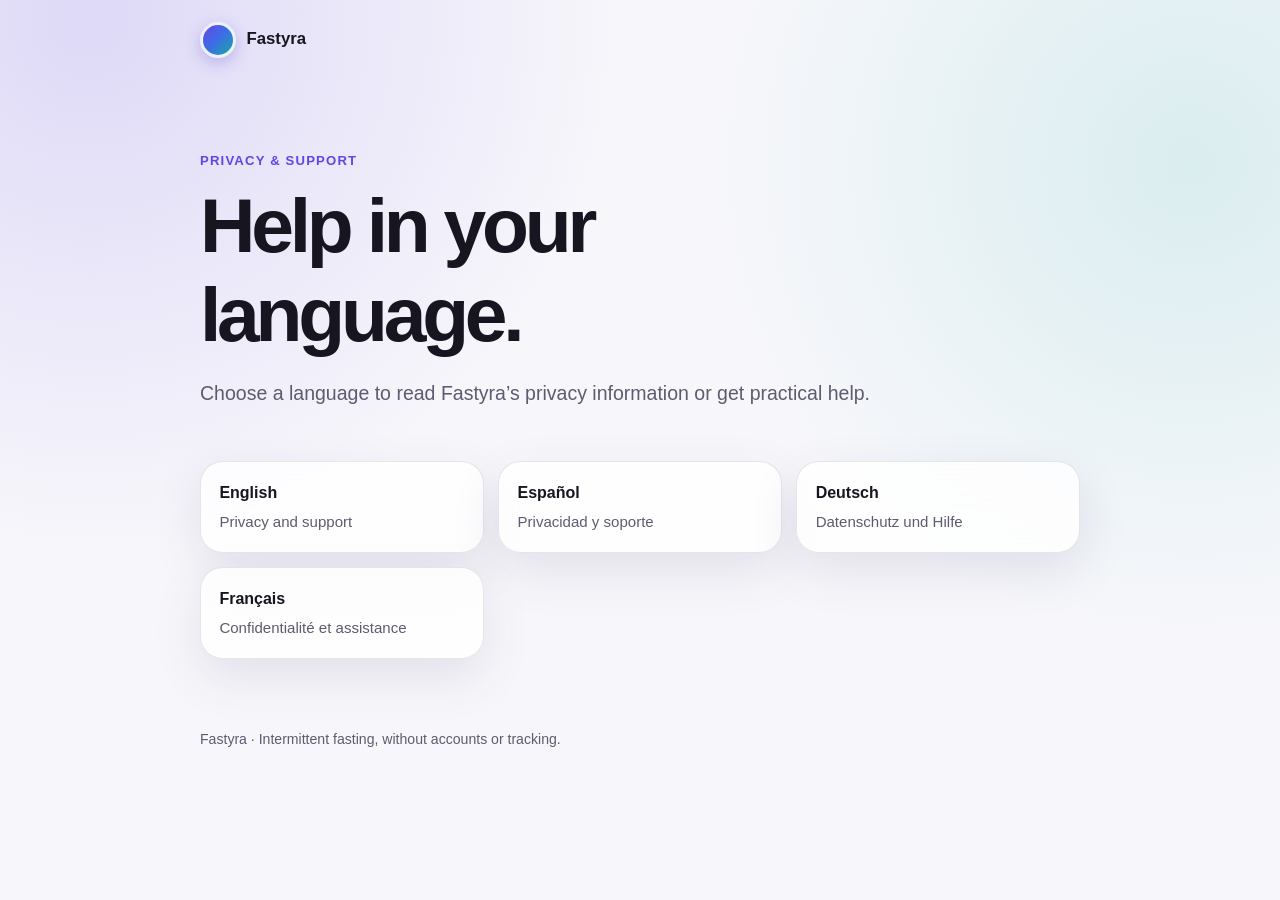
<file: index.html>
<!doctype html>
<html lang="en">
<head>
  <meta charset="utf-8">
  <meta name="viewport" content="width=device-width, initial-scale=1">
  <meta name="description" content="Privacy and support information for Fastyra.">
  <title>Fastyra — Privacy &amp; Support</title>
  <link rel="stylesheet" href="assets/styles.css">
</head>
<body>
  <header class="site-header">
    <a class="brand" href="index.html" aria-label="Fastyra home">
      <span class="brand-mark" aria-hidden="true"></span>
      <span>Fastyra</span>
    </a>
  </header>
  <main class="page">
    <section class="hero">
      <p class="eyebrow">Privacy &amp; Support</p>
      <h1>Help in your language.</h1>
      <p class="lede">Choose a language to read Fastyra’s privacy information or get practical help.</p>
    </section>
    <section class="language-grid" aria-label="Languages">
      <a class="language-card" href="en/support.html"><strong>English</strong><p>Privacy and support</p></a>
      <a class="language-card" href="es/support.html" lang="es"><strong>Español</strong><p>Privacidad y soporte</p></a>
      <a class="language-card" href="de/support.html" lang="de"><strong>Deutsch</strong><p>Datenschutz und Hilfe</p></a>
      <a class="language-card" href="fr/support.html" lang="fr"><strong>Français</strong><p>Confidentialité et assistance</p></a>
    </section>
  </main>
  <footer class="site-footer">
    <p>Fastyra · Intermittent fasting, without accounts or tracking.</p>
  </footer>
</body>
</html>
</file>
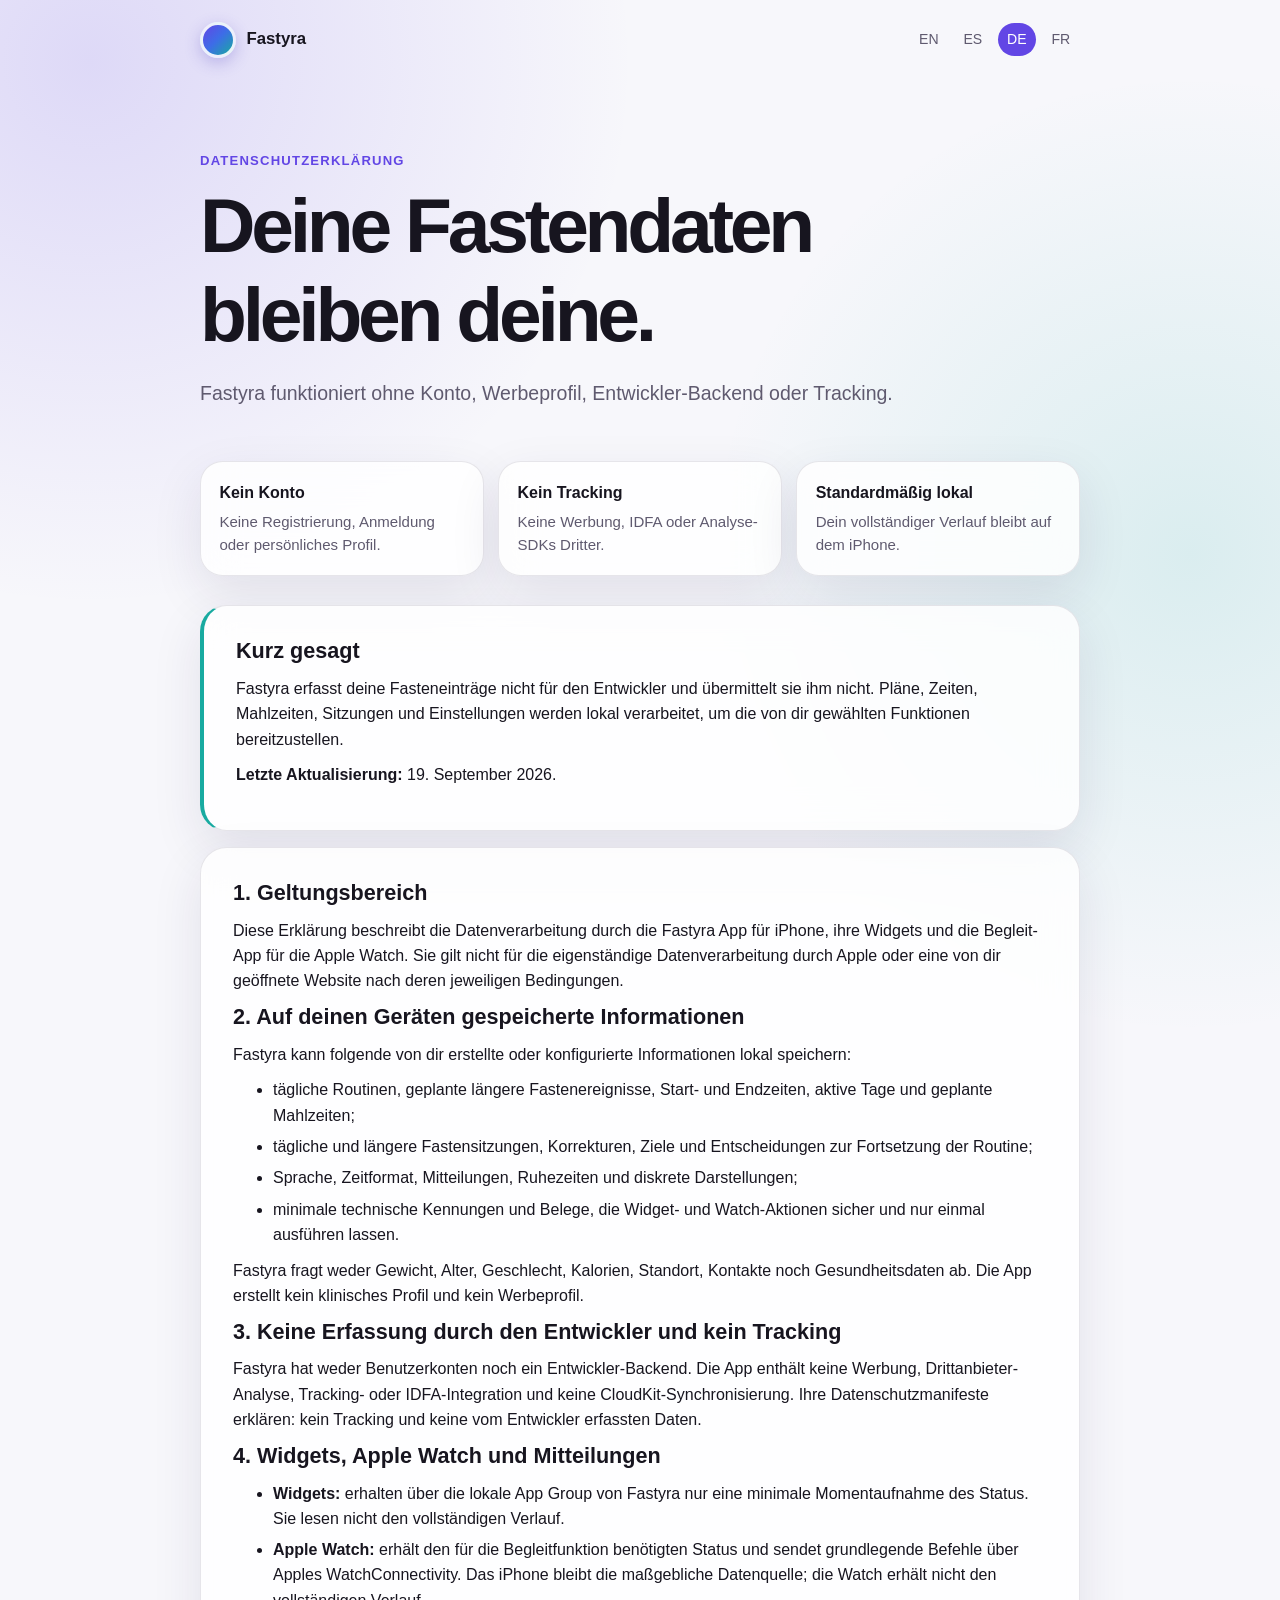
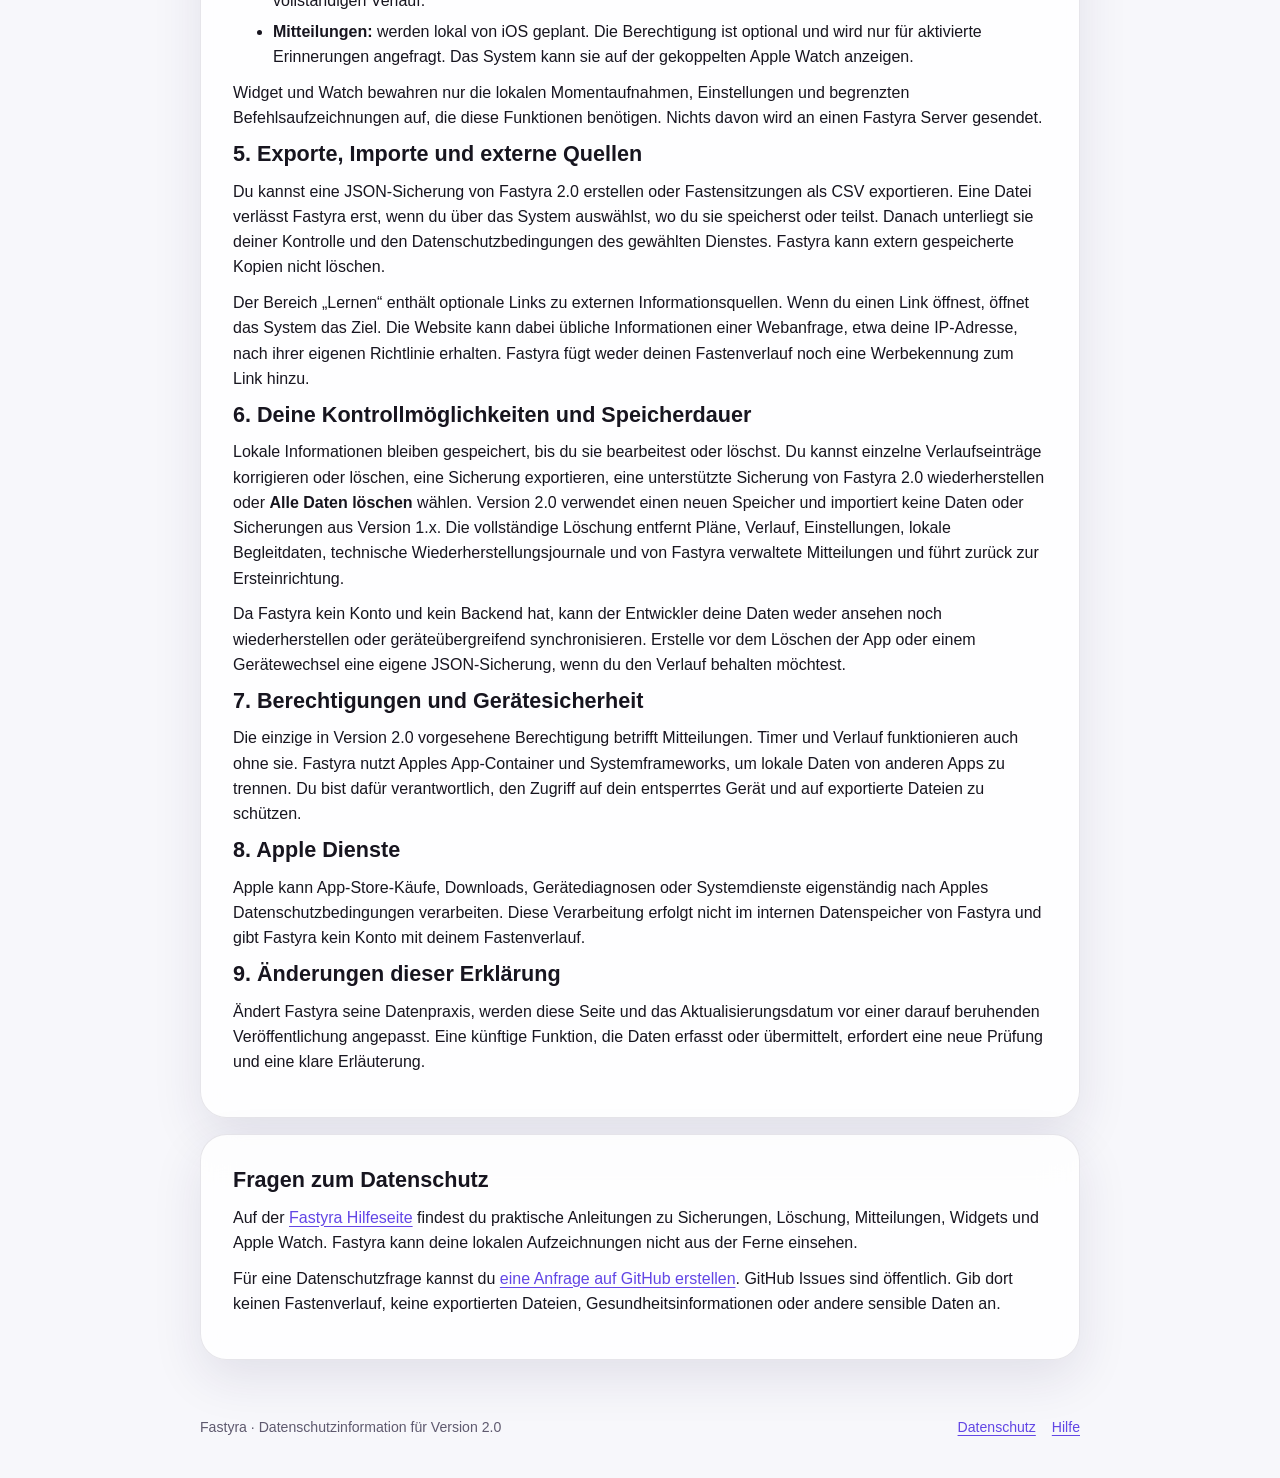
<file: de/privacy.html>
<!doctype html>
<html lang="de">
<head>
  <meta charset="utf-8">
  <meta name="viewport" content="width=device-width, initial-scale=1">
  <meta name="description" content="Fastyra Datenschutzerklärung: kein Konto, keine Werbung, Analyse oder Tracking; deine Fastendaten bleiben lokal.">
  <title>Datenschutzerklärung — Fastyra</title>
  <link rel="stylesheet" href="../assets/styles.css">
  <link rel="alternate" hreflang="en" href="../en/privacy.html"><link rel="alternate" hreflang="es" href="../es/privacy.html"><link rel="alternate" hreflang="de" href="../de/privacy.html"><link rel="alternate" hreflang="fr" href="../fr/privacy.html">
</head>
<body>
  <header class="site-header">
    <a class="brand" href="../index.html"><span class="brand-mark" aria-hidden="true"></span><span>Fastyra</span></a>
    <nav class="language-nav" aria-label="Sprache"><a href="../en/privacy.html" lang="en">EN</a><a href="../es/privacy.html" lang="es">ES</a><a href="../de/privacy.html" lang="de" aria-current="page">DE</a><a href="../fr/privacy.html" lang="fr">FR</a></nav>
  </header>
  <main class="page">
    <section class="hero"><p class="eyebrow">Datenschutzerklärung</p><h1>Deine Fastendaten bleiben deine.</h1><p class="lede">Fastyra funktioniert ohne Konto, Werbeprofil, Entwickler-Backend oder Tracking.</p></section>
    <section class="summary-grid" aria-label="Datenschutz im Überblick">
      <div class="summary-card"><strong>Kein Konto</strong><p>Keine Registrierung, Anmeldung oder persönliches Profil.</p></div>
      <div class="summary-card"><strong>Kein Tracking</strong><p>Keine Werbung, IDFA oder Analyse-SDKs Dritter.</p></div>
      <div class="summary-card"><strong>Standardmäßig lokal</strong><p>Dein vollständiger Verlauf bleibt auf dem iPhone.</p></div>
    </section>
    <article class="content-card note"><h2>Kurz gesagt</h2><p>Fastyra erfasst deine Fasteneinträge nicht für den Entwickler und übermittelt sie ihm nicht. Pläne, Zeiten, Mahlzeiten, Sitzungen und Einstellungen werden lokal verarbeitet, um die von dir gewählten Funktionen bereitzustellen.</p><p><strong>Letzte Aktualisierung:</strong> 19. September 2026.</p></article>
    <article class="content-card">
      <h2>1. Geltungsbereich</h2>
      <p>Diese Erklärung beschreibt die Datenverarbeitung durch die Fastyra App für iPhone, ihre Widgets und die Begleit-App für die Apple Watch. Sie gilt nicht für die eigenständige Datenverarbeitung durch Apple oder eine von dir geöffnete Website nach deren jeweiligen Bedingungen.</p>

      <h2>2. Auf deinen Geräten gespeicherte Informationen</h2>
      <p>Fastyra kann folgende von dir erstellte oder konfigurierte Informationen lokal speichern:</p>
      <ul>
        <li>tägliche Routinen, geplante längere Fastenereignisse, Start- und Endzeiten, aktive Tage und geplante Mahlzeiten;</li>
        <li>tägliche und längere Fastensitzungen, Korrekturen, Ziele und Entscheidungen zur Fortsetzung der Routine;</li>
        <li>Sprache, Zeitformat, Mitteilungen, Ruhezeiten und diskrete Darstellungen;</li>
        <li>minimale technische Kennungen und Belege, die Widget- und Watch-Aktionen sicher und nur einmal ausführen lassen.</li>
      </ul>
      <p>Fastyra fragt weder Gewicht, Alter, Geschlecht, Kalorien, Standort, Kontakte noch Gesundheitsdaten ab. Die App erstellt kein klinisches Profil und kein Werbeprofil.</p>

      <h2>3. Keine Erfassung durch den Entwickler und kein Tracking</h2>
      <p>Fastyra hat weder Benutzerkonten noch ein Entwickler-Backend. Die App enthält keine Werbung, Drittanbieter-Analyse, Tracking- oder IDFA-Integration und keine CloudKit-Synchronisierung. Ihre Datenschutzmanifeste erklären: kein Tracking und keine vom Entwickler erfassten Daten.</p>

      <h2>4. Widgets, Apple Watch und Mitteilungen</h2>
      <ul>
        <li><strong>Widgets:</strong> erhalten über die lokale App Group von Fastyra nur eine minimale Momentaufnahme des Status. Sie lesen nicht den vollständigen Verlauf.</li>
        <li><strong>Apple Watch:</strong> erhält den für die Begleitfunktion benötigten Status und sendet grundlegende Befehle über Apples WatchConnectivity. Das iPhone bleibt die maßgebliche Datenquelle; die Watch erhält nicht den vollständigen Verlauf.</li>
        <li><strong>Mitteilungen:</strong> werden lokal von iOS geplant. Die Berechtigung ist optional und wird nur für aktivierte Erinnerungen angefragt. Das System kann sie auf der gekoppelten Apple Watch anzeigen.</li>
      </ul>
      <p>Widget und Watch bewahren nur die lokalen Momentaufnahmen, Einstellungen und begrenzten Befehlsaufzeichnungen auf, die diese Funktionen benötigen. Nichts davon wird an einen Fastyra Server gesendet.</p>

      <h2>5. Exporte, Importe und externe Quellen</h2>
      <p>Du kannst eine JSON-Sicherung von Fastyra 2.0 erstellen oder Fastensitzungen als CSV exportieren. Eine Datei verlässt Fastyra erst, wenn du über das System auswählst, wo du sie speicherst oder teilst. Danach unterliegt sie deiner Kontrolle und den Datenschutzbedingungen des gewählten Dienstes. Fastyra kann extern gespeicherte Kopien nicht löschen.</p>
      <p>Der Bereich „Lernen“ enthält optionale Links zu externen Informationsquellen. Wenn du einen Link öffnest, öffnet das System das Ziel. Die Website kann dabei übliche Informationen einer Webanfrage, etwa deine IP-Adresse, nach ihrer eigenen Richtlinie erhalten. Fastyra fügt weder deinen Fastenverlauf noch eine Werbekennung zum Link hinzu.</p>

      <h2>6. Deine Kontrollmöglichkeiten und Speicherdauer</h2>
      <p>Lokale Informationen bleiben gespeichert, bis du sie bearbeitest oder löschst. Du kannst einzelne Verlaufseinträge korrigieren oder löschen, eine Sicherung exportieren, eine unterstützte Sicherung von Fastyra 2.0 wiederherstellen oder <strong>Alle Daten löschen</strong> wählen. Version 2.0 verwendet einen neuen Speicher und importiert keine Daten oder Sicherungen aus Version 1.x. Die vollständige Löschung entfernt Pläne, Verlauf, Einstellungen, lokale Begleitdaten, technische Wiederherstellungsjournale und von Fastyra verwaltete Mitteilungen und führt zurück zur Ersteinrichtung.</p>
      <p>Da Fastyra kein Konto und kein Backend hat, kann der Entwickler deine Daten weder ansehen noch wiederherstellen oder geräteübergreifend synchronisieren. Erstelle vor dem Löschen der App oder einem Gerätewechsel eine eigene JSON-Sicherung, wenn du den Verlauf behalten möchtest.</p>

      <h2>7. Berechtigungen und Gerätesicherheit</h2>
      <p>Die einzige in Version 2.0 vorgesehene Berechtigung betrifft Mitteilungen. Timer und Verlauf funktionieren auch ohne sie. Fastyra nutzt Apples App-Container und Systemframeworks, um lokale Daten von anderen Apps zu trennen. Du bist dafür verantwortlich, den Zugriff auf dein entsperrtes Gerät und auf exportierte Dateien zu schützen.</p>

      <h2>8. Apple Dienste</h2>
      <p>Apple kann App-Store-Käufe, Downloads, Gerätediagnosen oder Systemdienste eigenständig nach Apples Datenschutzbedingungen verarbeiten. Diese Verarbeitung erfolgt nicht im internen Datenspeicher von Fastyra und gibt Fastyra kein Konto mit deinem Fastenverlauf.</p>

      <h2>9. Änderungen dieser Erklärung</h2>
      <p>Ändert Fastyra seine Datenpraxis, werden diese Seite und das Aktualisierungsdatum vor einer darauf beruhenden Veröffentlichung angepasst. Eine künftige Funktion, die Daten erfasst oder übermittelt, erfordert eine neue Prüfung und eine klare Erläuterung.</p>
    </article>
    <article class="content-card"><h2>Fragen zum Datenschutz</h2><p>Auf der <a href="support.html">Fastyra Hilfeseite</a> findest du praktische Anleitungen zu Sicherungen, Löschung, Mitteilungen, Widgets und Apple Watch. Fastyra kann deine lokalen Aufzeichnungen nicht aus der Ferne einsehen.</p><p>Für eine Datenschutzfrage kannst du <a href="https://github.com/AGMStudio/fastyra-support/issues/new" rel="external">eine Anfrage auf GitHub erstellen</a>. GitHub Issues sind öffentlich. Gib dort keinen Fastenverlauf, keine exportierten Dateien, Gesundheitsinformationen oder andere sensible Daten an.</p></article>
  </main>
  <footer class="site-footer"><p>Fastyra · Datenschutzinformation für Version 2.0</p><nav class="footer-links" aria-label="Fußzeile"><a href="privacy.html" aria-current="page">Datenschutz</a><a href="support.html">Hilfe</a></nav></footer>
</body>
</html>
</file>
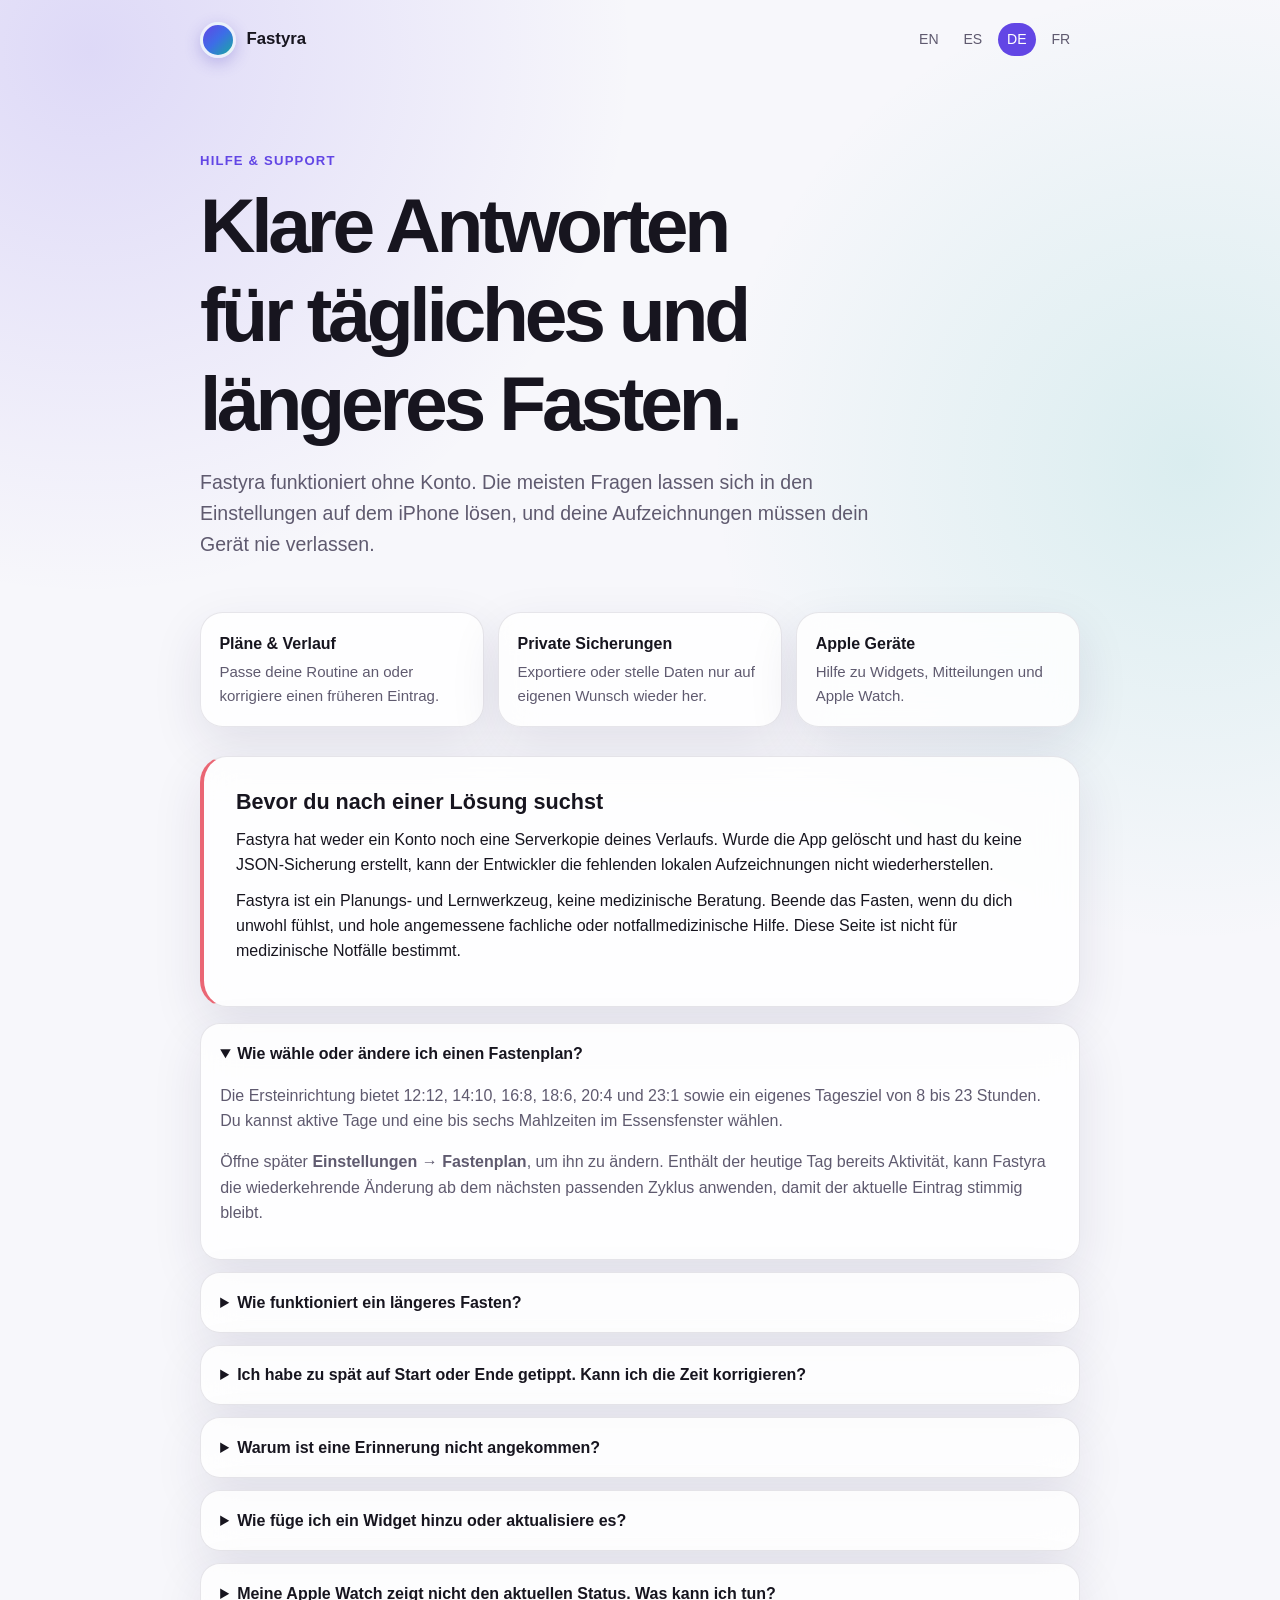
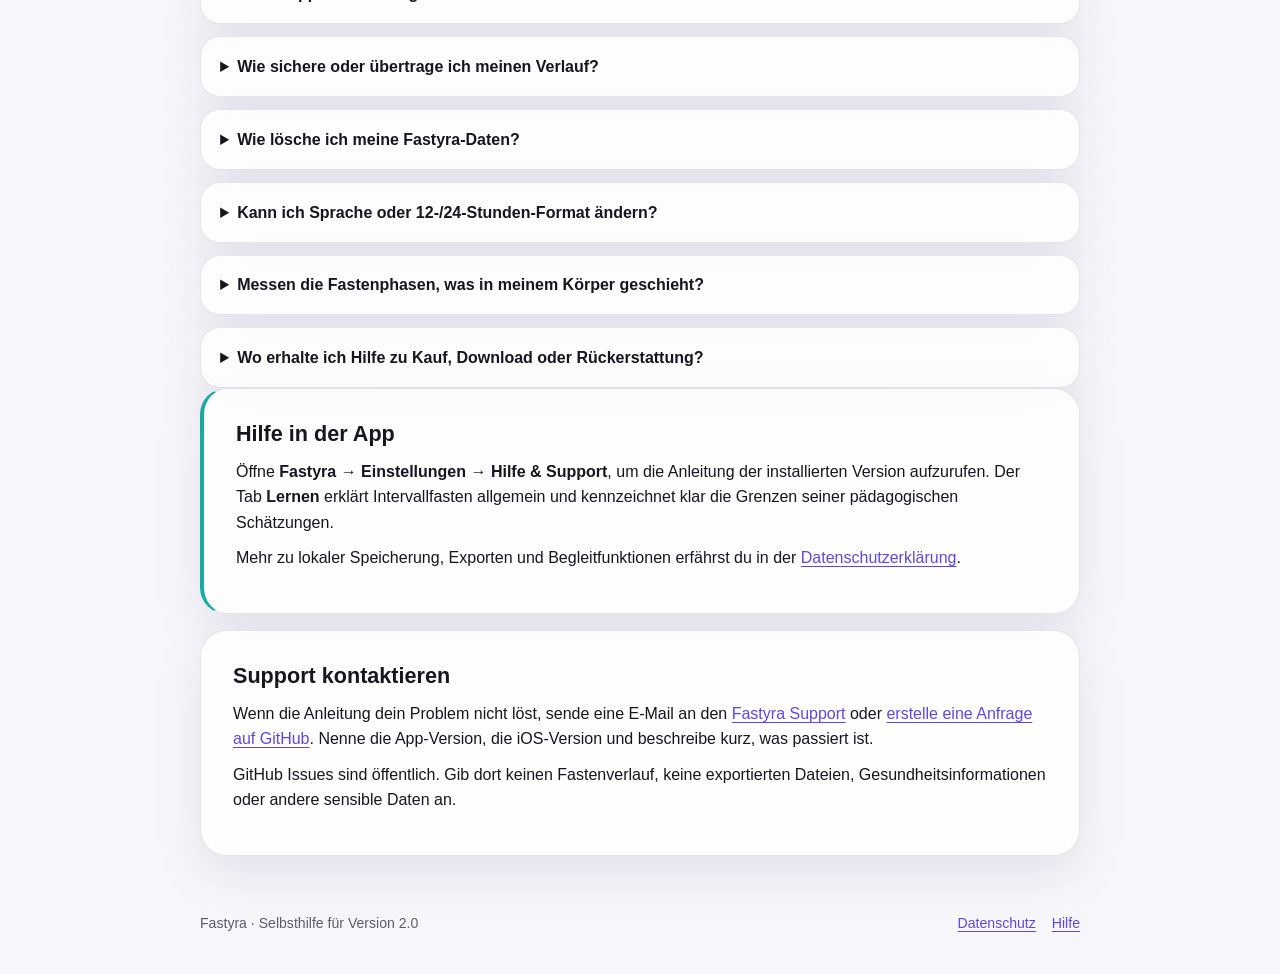
<file: de/support.html>
<!doctype html>
<html lang="de">
<head>
  <meta charset="utf-8">
  <meta name="viewport" content="width=device-width, initial-scale=1">
  <meta name="description" content="Fastyra Hilfe für Pläne, Verlauf, Mitteilungen, Widgets, Apple Watch, Sicherungen und Datenschutz.">
  <title>Hilfe &amp; Support — Fastyra</title>
  <link rel="stylesheet" href="../assets/styles.css">
  <link rel="alternate" hreflang="en" href="../en/support.html"><link rel="alternate" hreflang="es" href="../es/support.html"><link rel="alternate" hreflang="de" href="../de/support.html"><link rel="alternate" hreflang="fr" href="../fr/support.html">
</head>
<body>
  <header class="site-header">
    <a class="brand" href="../index.html"><span class="brand-mark" aria-hidden="true"></span><span>Fastyra</span></a>
    <nav class="language-nav" aria-label="Sprache"><a href="../en/support.html" lang="en">EN</a><a href="../es/support.html" lang="es">ES</a><a href="../de/support.html" lang="de" aria-current="page">DE</a><a href="../fr/support.html" lang="fr">FR</a></nav>
  </header>
  <main class="page">
    <section class="hero"><p class="eyebrow">Hilfe &amp; Support</p><h1>Klare Antworten für tägliches und längeres Fasten.</h1><p class="lede">Fastyra funktioniert ohne Konto. Die meisten Fragen lassen sich in den Einstellungen auf dem iPhone lösen, und deine Aufzeichnungen müssen dein Gerät nie verlassen.</p></section>
    <section class="summary-grid" aria-label="Hilfe im Überblick">
      <div class="summary-card"><strong>Pläne &amp; Verlauf</strong><p>Passe deine Routine an oder korrigiere einen früheren Eintrag.</p></div>
      <div class="summary-card"><strong>Private Sicherungen</strong><p>Exportiere oder stelle Daten nur auf eigenen Wunsch wieder her.</p></div>
      <div class="summary-card"><strong>Apple Geräte</strong><p>Hilfe zu Widgets, Mitteilungen und Apple Watch.</p></div>
    </section>
    <article class="content-card warning">
      <h2>Bevor du nach einer Lösung suchst</h2>
      <p>Fastyra hat weder ein Konto noch eine Serverkopie deines Verlaufs. Wurde die App gelöscht und hast du keine JSON-Sicherung erstellt, kann der Entwickler die fehlenden lokalen Aufzeichnungen nicht wiederherstellen.</p>
      <p>Fastyra ist ein Planungs- und Lernwerkzeug, keine medizinische Beratung. Beende das Fasten, wenn du dich unwohl fühlst, und hole angemessene fachliche oder notfallmedizinische Hilfe. Diese Seite ist nicht für medizinische Notfälle bestimmt.</p>
    </article>
    <section class="faq" aria-label="Häufig gestellte Fragen">
      <details open><summary>Wie wähle oder ändere ich einen Fastenplan?</summary><div><p>Die Ersteinrichtung bietet 12:12, 14:10, 16:8, 18:6, 20:4 und 23:1 sowie ein eigenes Tagesziel von 8 bis 23 Stunden. Du kannst aktive Tage und eine bis sechs Mahlzeiten im Essensfenster wählen.</p><p>Öffne später <strong>Einstellungen → Fastenplan</strong>, um ihn zu ändern. Enthält der heutige Tag bereits Aktivität, kann Fastyra die wiederkehrende Änderung ab dem nächsten passenden Zyklus anwenden, damit der aktuelle Eintrag stimmig bleibt.</p></div></details>

      <details><summary>Wie funktioniert ein längeres Fasten?</summary><div><p>Unter Heute kannst du ein einmaliges Fasten von 24 Stunden bis 7 Tagen starten oder planen. Ein geplanter Eintrag beginnt oder endet nie von selbst: Du bestätigst immer die tatsächlichen Zeiten. Beim Beenden wählst du, ob deine tägliche Routine beim nächsten Start, an einem bestimmten Datum oder vorerst gar nicht fortgesetzt wird.</p><p>Es kann nur eine Sitzung aktiv sein. Solange ein längeres Fasten einen Zeitraum belegt, unterdrückt Fastyra überschneidende tägliche Zyklen, Mahlzeiten und Erinnerungen.</p></div></details>

      <details><summary>Ich habe zu spät auf Start oder Ende getippt. Kann ich die Zeit korrigieren?</summary><div><p>Ja. Beim Starten und Beenden erscheint immer eine Bestätigung, in der du vor dem Speichern die tatsächliche Uhrzeit ändern kannst. Öffne für ein früheres Fasten den <strong>Verlauf</strong>, um einen vergessenen Eintrag hinzuzufügen oder einen vorhandenen zu bearbeiten oder zu löschen.</p></div></details>

      <details><summary>Warum ist eine Erinnerung nicht angekommen?</summary><div><p>Öffne in Fastyra <strong>Einstellungen → Mitteilungen</strong>, erlaube Erinnerungen und aktiviere die gewünschten Hinweisarten. Prüfe anschließend in den iOS Einstellungen, ob Fastyra Mitteilungen senden darf. Ruhezeiten, Fokusmodi und Systemeinstellungen können Hinweise stummschalten oder verzögern. Fastyra plant Mitteilungen lokal und verwendet keinen Push-Server.</p></div></details>

      <details><summary>Wie füge ich ein Widget hinzu oder aktualisiere es?</summary><div><p>Schließe zuerst die Fastyra Ersteinrichtung ab. Bearbeite dann den Home- oder Sperrbildschirm des iPhone, wähle ein neues Widget und suche nach Fastyra. Kleine und mittlere Widgets sind für den Home-Bildschirm verfügbar; Inline-, runde und rechteckige Varianten für den Sperrbildschirm.</p><p>Wirkt ein Widget veraltet, öffne Fastyra einmal und prüfe, ob ein Plan aktiv ist. Den genauen Aktualisierungszeitpunkt bestimmt iOS. In den Fastyra Einstellungen kannst du ein diskretes Widget aktivieren, das Fastendetails ausblendet.</p></div></details>

      <details><summary>Meine Apple Watch zeigt nicht den aktuellen Status. Was kann ich tun?</summary><div><p>Prüfe in der Watch App auf dem iPhone, ob Fastyra installiert und die Watch gekoppelt und erreichbar ist. Öffne Fastyra zunächst auf dem iPhone und danach auf der Watch. Das iPhone ist die maßgebliche Datenquelle; grundlegende Watch-Aktionen werden abgeglichen, sobald beide Geräte miteinander kommunizieren können.</p><p>Die visuelle Privatsphäre der Watch wird direkt auf der Watch gesteuert. Der Datenschutz für Mitteilungen ist eine separate Einstellung auf dem iPhone.</p></div></details>

      <details><summary>Wie sichere oder übertrage ich meinen Verlauf?</summary><div><p>Öffne <strong>Einstellungen → Daten → Sicherung exportieren (JSON)</strong> und speichere die Datei an einem Ort unter deiner Kontrolle. Wähle auf dem Ziel-iPhone <strong>Sicherung importieren</strong>, prüfe die Vorschau und entscheide, ob du lokale Daten zusammenführen oder ersetzen möchtest. Der CSV-Export dient dazu, Fastensitzungen in einer Tabelle zu lesen; er ist keine vollständige wiederherstellbare Sicherung.</p><p>Fastyra 2.0 verwendet ein neues Datenformat. Sicherungen und lokale Daten aus Version 1.x werden nicht importiert.</p></div></details>

      <details><summary>Wie lösche ich meine Fastyra-Daten?</summary><div><p>Öffne <strong>Einstellungen → Daten → Alle Daten löschen</strong> und bestätige. Dadurch werden Pläne, Verlauf, Einstellungen, Begleitstatus und von Fastyra verwaltete Mitteilungen entfernt und die Ersteinrichtung wird wieder angezeigt. Zuvor an andere Orte exportierte Dateien löscht die App nicht.</p></div></details>

      <details><summary>Kann ich Sprache oder 12-/24-Stunden-Format ändern?</summary><div><p>Ja. Wähle in den <strong>Einstellungen</strong> Deutsch, Englisch, Spanisch oder Französisch oder folge der Gerätesprache. Nicht unterstützte Gerätesprachen verwenden Englisch. Das Zeitformat kann automatisch dem System folgen oder fest auf 12 bzw. 24 Stunden eingestellt werden.</p></div></details>

      <details><summary>Messen die Fastenphasen, was in meinem Körper geschieht?</summary><div><p>Nein. Die Kapitel sind zeitbasierte Orientierungshilfen zum Lernen. Fastyra misst weder Glukose, Insulin, Ketone, Fettverwertung noch Zellaktivität und greift nicht auf Gesundheitsdaten zu. Autofagie wird nie als erreicht markiert und löst keine Mitteilung aus. Der Tab „Lernen“ erklärt Erkenntnisse, Unterschiede und Grenzen.</p></div></details>

      <details><summary>Wo erhalte ich Hilfe zu Kauf, Download oder Rückerstattung?</summary><div><p>Apple bearbeitet Käufe und Rückerstattungen im App Store. Verwende Apples Dienst <a href="https://reportaproblem.apple.com/" rel="external">Problem melden</a> oder den Apple Support für Probleme mit Transaktionen und Downloads. Fastyra enthält weder ein In-App-Abonnement noch einen zusätzlichen Kauf.</p></div></details>
    </section>
    <article class="content-card note"><h2>Hilfe in der App</h2><p>Öffne <strong>Fastyra → Einstellungen → Hilfe &amp; Support</strong>, um die Anleitung der installierten Version aufzurufen. Der Tab <strong>Lernen</strong> erklärt Intervallfasten allgemein und kennzeichnet klar die Grenzen seiner pädagogischen Schätzungen.</p><p>Mehr zu lokaler Speicherung, Exporten und Begleitfunktionen erfährst du in der <a href="privacy.html">Datenschutzerklärung</a>.</p></article>
    <article class="content-card"><h2>Support kontaktieren</h2><p>Wenn die Anleitung dein Problem nicht löst, sende eine E-Mail an den <a href="mailto:adrigm.admin@gmail.com?subject=Fastyra%20Support">Fastyra Support</a> oder <a href="https://github.com/AGMStudio/fastyra-support/issues/new" rel="external">erstelle eine Anfrage auf GitHub</a>. Nenne die App-Version, die iOS-Version und beschreibe kurz, was passiert ist.</p><p>GitHub Issues sind öffentlich. Gib dort keinen Fastenverlauf, keine exportierten Dateien, Gesundheitsinformationen oder andere sensible Daten an.</p></article>
  </main>
  <footer class="site-footer"><p>Fastyra · Selbsthilfe für Version 2.0</p><nav class="footer-links" aria-label="Fußzeile"><a href="privacy.html">Datenschutz</a><a href="support.html" aria-current="page">Hilfe</a></nav></footer>
</body>
</html>
</file>
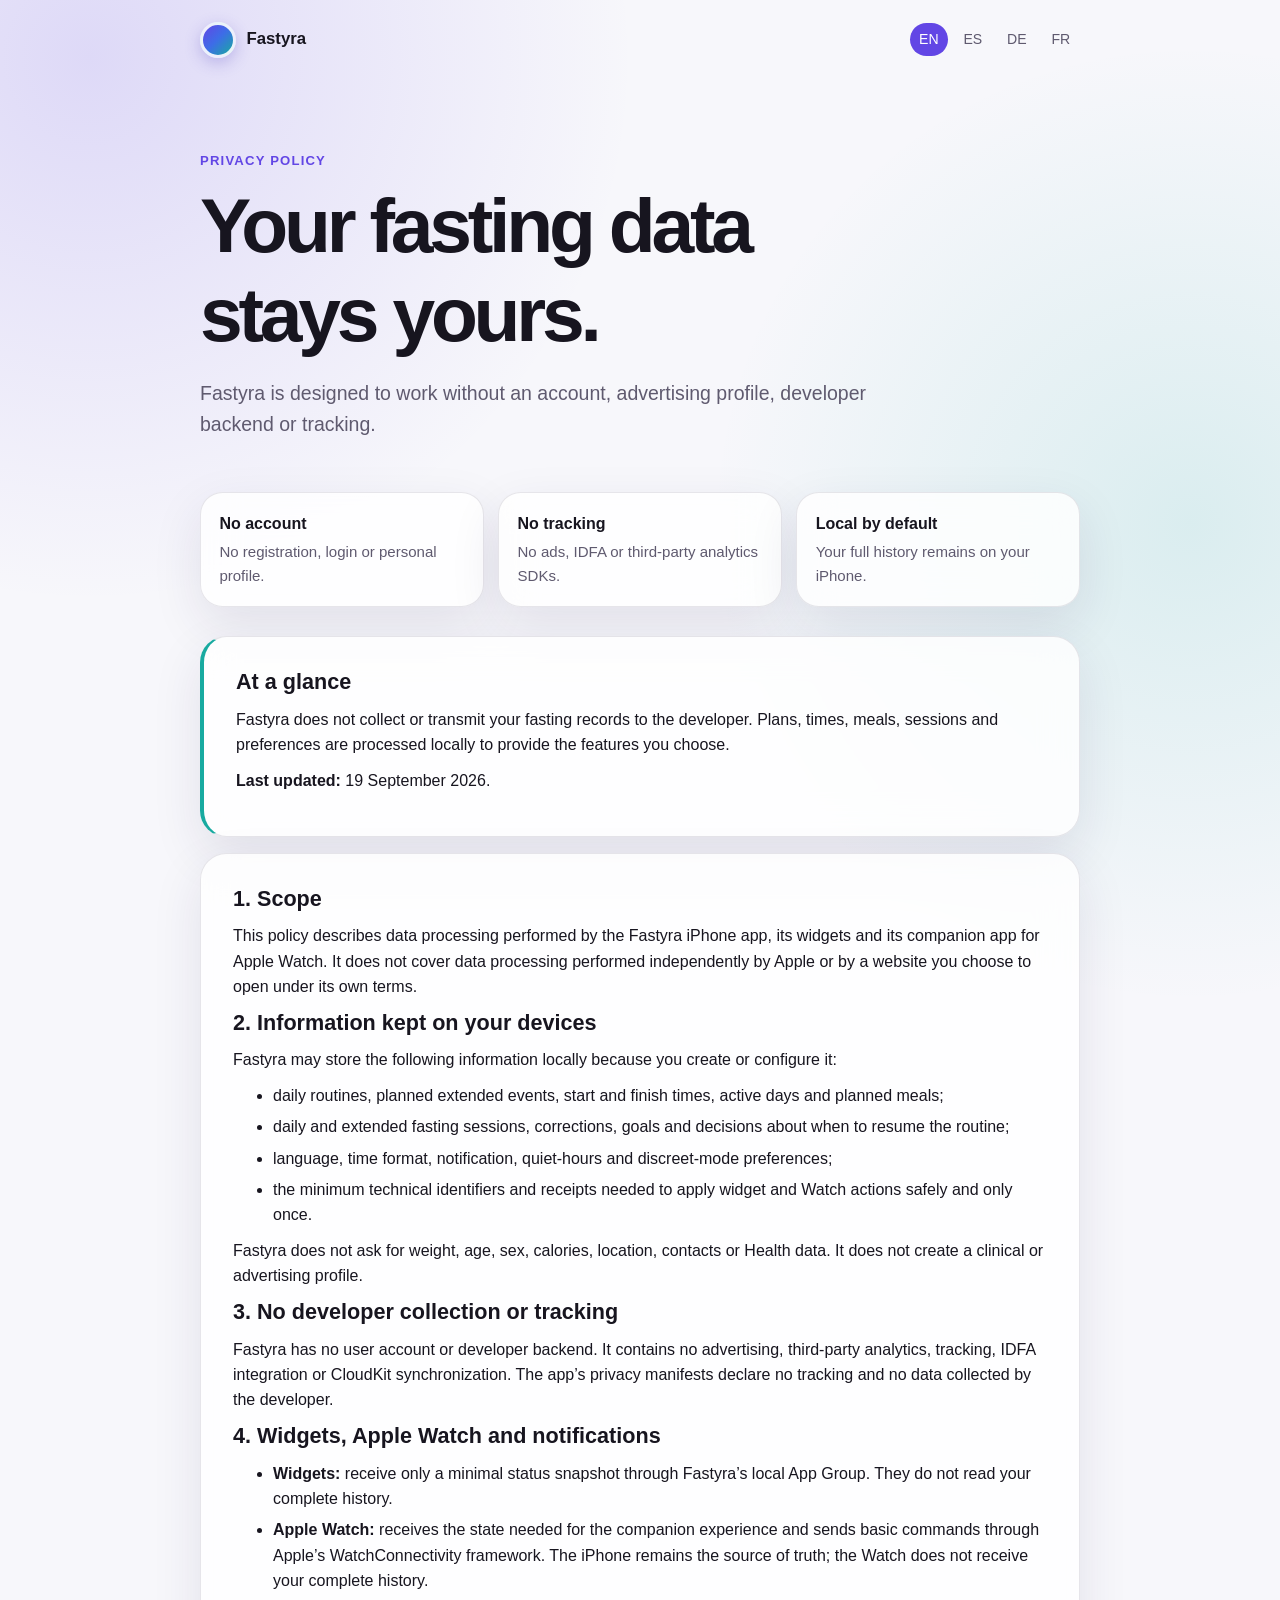
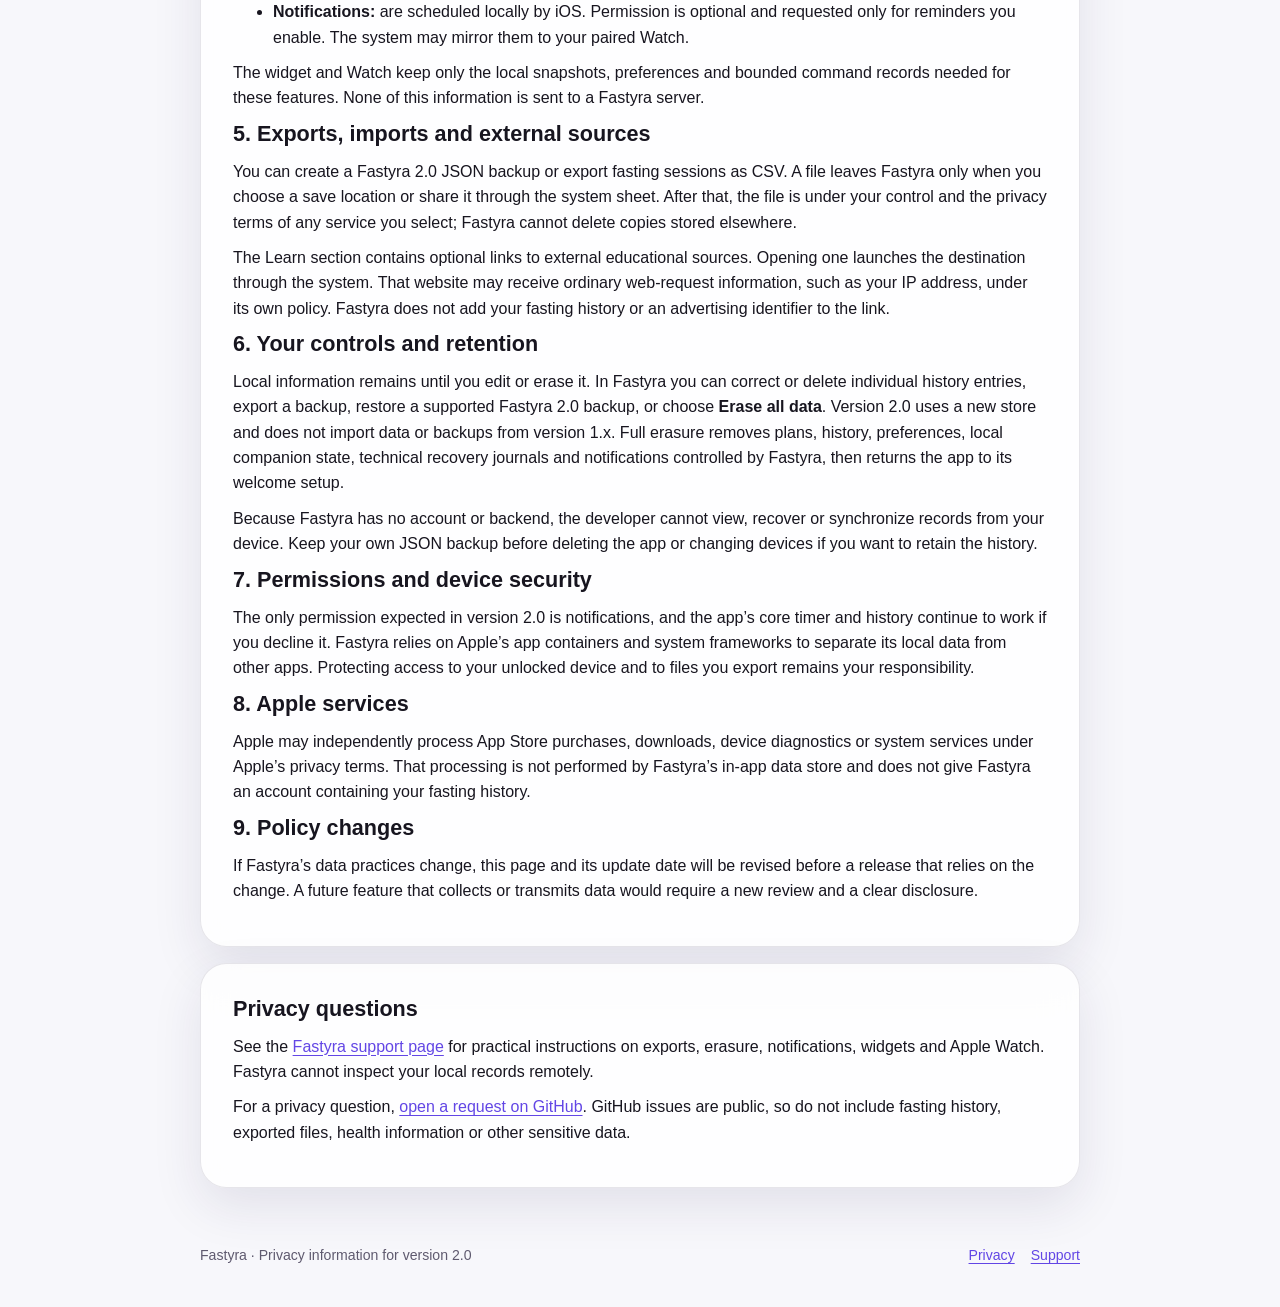
<file: en/privacy.html>
<!doctype html>
<html lang="en">
<head>
  <meta charset="utf-8">
  <meta name="viewport" content="width=device-width, initial-scale=1">
  <meta name="description" content="Fastyra privacy policy: no account, ads, analytics or tracking; fasting data remains local.">
  <title>Privacy Policy — Fastyra</title>
  <link rel="stylesheet" href="../assets/styles.css">
  <link rel="alternate" hreflang="en" href="../en/privacy.html">
  <link rel="alternate" hreflang="es" href="../es/privacy.html">
  <link rel="alternate" hreflang="de" href="../de/privacy.html">
  <link rel="alternate" hreflang="fr" href="../fr/privacy.html">
</head>
<body>
  <header class="site-header">
    <a class="brand" href="../index.html"><span class="brand-mark" aria-hidden="true"></span><span>Fastyra</span></a>
    <nav class="language-nav" aria-label="Language">
      <a href="../en/privacy.html" lang="en" aria-current="page">EN</a><a href="../es/privacy.html" lang="es">ES</a><a href="../de/privacy.html" lang="de">DE</a><a href="../fr/privacy.html" lang="fr">FR</a>
    </nav>
  </header>
  <main class="page">
    <section class="hero">
      <p class="eyebrow">Privacy policy</p>
      <h1>Your fasting data stays yours.</h1>
      <p class="lede">Fastyra is designed to work without an account, advertising profile, developer backend or tracking.</p>
    </section>

    <section class="summary-grid" aria-label="Privacy summary">
      <div class="summary-card"><strong>No account</strong><p>No registration, login or personal profile.</p></div>
      <div class="summary-card"><strong>No tracking</strong><p>No ads, IDFA or third-party analytics SDKs.</p></div>
      <div class="summary-card"><strong>Local by default</strong><p>Your full history remains on your iPhone.</p></div>
    </section>

    <article class="content-card note">
      <h2>At a glance</h2>
      <p>Fastyra does not collect or transmit your fasting records to the developer. Plans, times, meals, sessions and preferences are processed locally to provide the features you choose.</p>
      <p><strong>Last updated:</strong> 19 September 2026.</p>
    </article>

    <article class="content-card">
      <h2>1. Scope</h2>
      <p>This policy describes data processing performed by the Fastyra iPhone app, its widgets and its companion app for Apple Watch. It does not cover data processing performed independently by Apple or by a website you choose to open under its own terms.</p>

      <h2>2. Information kept on your devices</h2>
      <p>Fastyra may store the following information locally because you create or configure it:</p>
      <ul>
        <li>daily routines, planned extended events, start and finish times, active days and planned meals;</li>
        <li>daily and extended fasting sessions, corrections, goals and decisions about when to resume the routine;</li>
        <li>language, time format, notification, quiet-hours and discreet-mode preferences;</li>
        <li>the minimum technical identifiers and receipts needed to apply widget and Watch actions safely and only once.</li>
      </ul>
      <p>Fastyra does not ask for weight, age, sex, calories, location, contacts or Health data. It does not create a clinical or advertising profile.</p>

      <h2>3. No developer collection or tracking</h2>
      <p>Fastyra has no user account or developer backend. It contains no advertising, third-party analytics, tracking, IDFA integration or CloudKit synchronization. The app’s privacy manifests declare no tracking and no data collected by the developer.</p>

      <h2>4. Widgets, Apple Watch and notifications</h2>
      <ul>
        <li><strong>Widgets:</strong> receive only a minimal status snapshot through Fastyra’s local App Group. They do not read your complete history.</li>
        <li><strong>Apple Watch:</strong> receives the state needed for the companion experience and sends basic commands through Apple’s WatchConnectivity framework. The iPhone remains the source of truth; the Watch does not receive your complete history.</li>
        <li><strong>Notifications:</strong> are scheduled locally by iOS. Permission is optional and requested only for reminders you enable. The system may mirror them to your paired Watch.</li>
      </ul>
      <p>The widget and Watch keep only the local snapshots, preferences and bounded command records needed for these features. None of this information is sent to a Fastyra server.</p>

      <h2>5. Exports, imports and external sources</h2>
      <p>You can create a Fastyra 2.0 JSON backup or export fasting sessions as CSV. A file leaves Fastyra only when you choose a save location or share it through the system sheet. After that, the file is under your control and the privacy terms of any service you select; Fastyra cannot delete copies stored elsewhere.</p>
      <p>The Learn section contains optional links to external educational sources. Opening one launches the destination through the system. That website may receive ordinary web-request information, such as your IP address, under its own policy. Fastyra does not add your fasting history or an advertising identifier to the link.</p>

      <h2>6. Your controls and retention</h2>
      <p>Local information remains until you edit or erase it. In Fastyra you can correct or delete individual history entries, export a backup, restore a supported Fastyra 2.0 backup, or choose <strong>Erase all data</strong>. Version 2.0 uses a new store and does not import data or backups from version 1.x. Full erasure removes plans, history, preferences, local companion state, technical recovery journals and notifications controlled by Fastyra, then returns the app to its welcome setup.</p>
      <p>Because Fastyra has no account or backend, the developer cannot view, recover or synchronize records from your device. Keep your own JSON backup before deleting the app or changing devices if you want to retain the history.</p>

      <h2>7. Permissions and device security</h2>
      <p>The only permission expected in version 2.0 is notifications, and the app’s core timer and history continue to work if you decline it. Fastyra relies on Apple’s app containers and system frameworks to separate its local data from other apps. Protecting access to your unlocked device and to files you export remains your responsibility.</p>

      <h2>8. Apple services</h2>
      <p>Apple may independently process App Store purchases, downloads, device diagnostics or system services under Apple’s privacy terms. That processing is not performed by Fastyra’s in-app data store and does not give Fastyra an account containing your fasting history.</p>

      <h2>9. Policy changes</h2>
      <p>If Fastyra’s data practices change, this page and its update date will be revised before a release that relies on the change. A future feature that collects or transmits data would require a new review and a clear disclosure.</p>
    </article>

    <article class="content-card">
      <h2>Privacy questions</h2>
      <p>See the <a href="support.html">Fastyra support page</a> for practical instructions on exports, erasure, notifications, widgets and Apple Watch. Fastyra cannot inspect your local records remotely.</p>
      <p>For a privacy question, <a href="https://github.com/AGMStudio/fastyra-support/issues/new" rel="external">open a request on GitHub</a>. GitHub issues are public, so do not include fasting history, exported files, health information or other sensitive data.</p>
    </article>
  </main>
  <footer class="site-footer"><p>Fastyra · Privacy information for version 2.0</p><nav class="footer-links" aria-label="Footer"><a href="privacy.html" aria-current="page">Privacy</a><a href="support.html">Support</a></nav></footer>
</body>
</html>
</file>
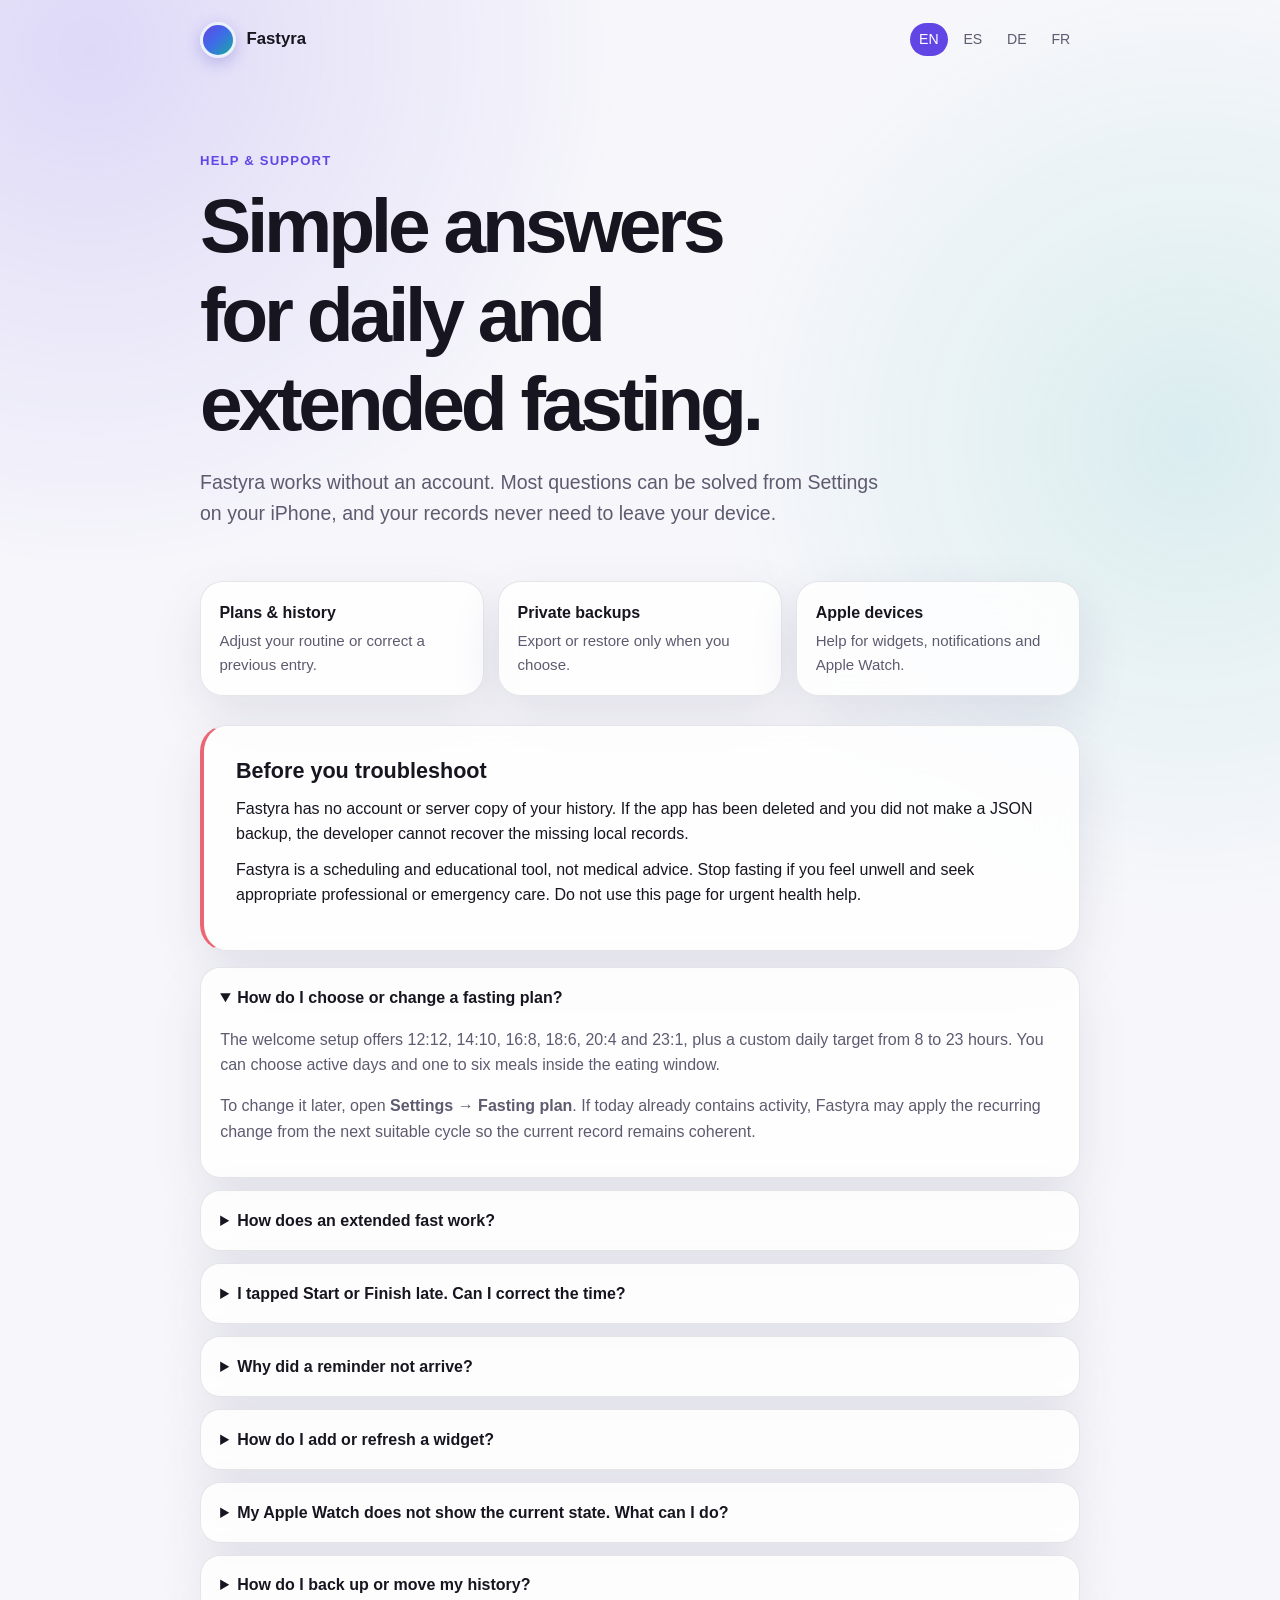
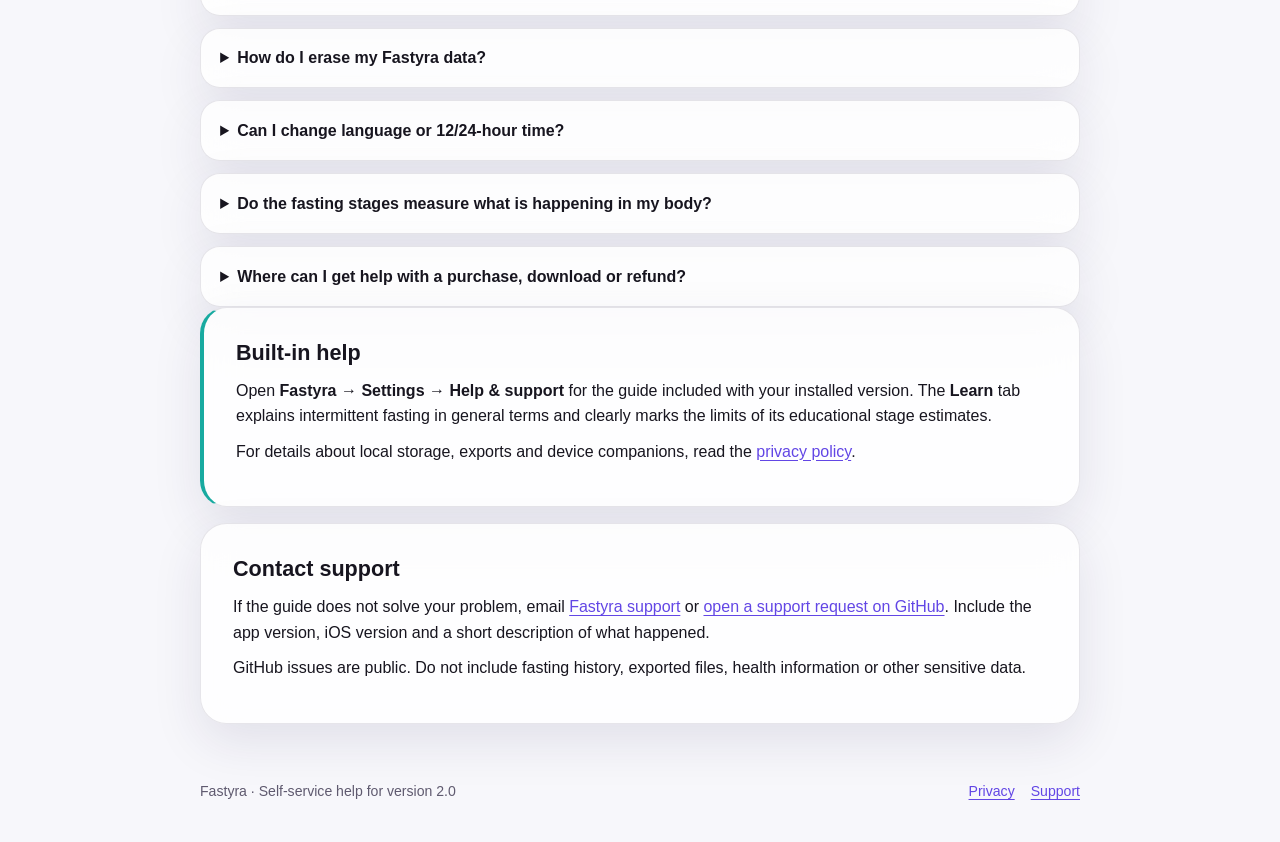
<file: en/support.html>
<!doctype html>
<html lang="en">
<head>
  <meta charset="utf-8">
  <meta name="viewport" content="width=device-width, initial-scale=1">
  <meta name="description" content="Fastyra help for plans, history, notifications, widgets, Apple Watch, backups and privacy.">
  <title>Help &amp; Support — Fastyra</title>
  <link rel="stylesheet" href="../assets/styles.css">
  <link rel="alternate" hreflang="en" href="../en/support.html"><link rel="alternate" hreflang="es" href="../es/support.html"><link rel="alternate" hreflang="de" href="../de/support.html"><link rel="alternate" hreflang="fr" href="../fr/support.html">
</head>
<body>
  <header class="site-header">
    <a class="brand" href="../index.html"><span class="brand-mark" aria-hidden="true"></span><span>Fastyra</span></a>
    <nav class="language-nav" aria-label="Language"><a href="../en/support.html" lang="en" aria-current="page">EN</a><a href="../es/support.html" lang="es">ES</a><a href="../de/support.html" lang="de">DE</a><a href="../fr/support.html" lang="fr">FR</a></nav>
  </header>
  <main class="page">
    <section class="hero">
      <p class="eyebrow">Help &amp; support</p>
      <h1>Simple answers for daily and extended fasting.</h1>
      <p class="lede">Fastyra works without an account. Most questions can be solved from Settings on your iPhone, and your records never need to leave your device.</p>
    </section>
    <section class="summary-grid" aria-label="Support summary">
      <div class="summary-card"><strong>Plans &amp; history</strong><p>Adjust your routine or correct a previous entry.</p></div>
      <div class="summary-card"><strong>Private backups</strong><p>Export or restore only when you choose.</p></div>
      <div class="summary-card"><strong>Apple devices</strong><p>Help for widgets, notifications and Apple Watch.</p></div>
    </section>

    <article class="content-card warning">
      <h2>Before you troubleshoot</h2>
      <p>Fastyra has no account or server copy of your history. If the app has been deleted and you did not make a JSON backup, the developer cannot recover the missing local records.</p>
      <p>Fastyra is a scheduling and educational tool, not medical advice. Stop fasting if you feel unwell and seek appropriate professional or emergency care. Do not use this page for urgent health help.</p>
    </article>

    <section class="faq" aria-label="Frequently asked questions">
      <details open><summary>How do I choose or change a fasting plan?</summary><div><p>The welcome setup offers 12:12, 14:10, 16:8, 18:6, 20:4 and 23:1, plus a custom daily target from 8 to 23 hours. You can choose active days and one to six meals inside the eating window.</p><p>To change it later, open <strong>Settings → Fasting plan</strong>. If today already contains activity, Fastyra may apply the recurring change from the next suitable cycle so the current record remains coherent.</p></div></details>

      <details><summary>How does an extended fast work?</summary><div><p>From Today you can start or plan a one-off fast from 24 hours to 7 days. A planned event never starts or finishes by itself: you always confirm the actual times. When you finish, choose whether your daily routine resumes at its next start, on a specific date, or stays paused.</p><p>Only one session can be active. While an extended fast occupies an interval, Fastyra silences overlapping daily cycles, meals and reminders.</p></div></details>

      <details><summary>I tapped Start or Finish late. Can I correct the time?</summary><div><p>Yes. Starting and finishing always shows a confirmation where you can adjust the actual time before saving. For an older fast, open <strong>History</strong> to add a forgotten entry or edit or delete an existing one.</p></div></details>

      <details><summary>Why did a reminder not arrive?</summary><div><p>In Fastyra, open <strong>Settings → Notifications</strong>, enable reminders, and check each alert type you want. Then verify that notifications are allowed for Fastyra in iOS Settings. Quiet hours, Focus modes and system notification settings can silence or delay an alert. Fastyra schedules notifications locally and does not use a push server.</p></div></details>

      <details><summary>How do I add or refresh a widget?</summary><div><p>Complete Fastyra’s welcome setup first. Then edit the iPhone Home Screen or Lock Screen, choose to add a widget and search for Fastyra. Small and medium widgets are available for the Home Screen; inline, circular and rectangular families are available for the Lock Screen.</p><p>If a widget looks out of date, open Fastyra once and confirm that a plan is active. Widget refresh timing is ultimately managed by iOS. You can enable a discreet widget in Fastyra Settings to hide fasting details.</p></div></details>

      <details><summary>My Apple Watch does not show the current state. What can I do?</summary><div><p>Confirm that the Fastyra Watch app is installed from the Watch app on your iPhone and that the Watch is paired and reachable. Open Fastyra on the iPhone, then open it on the Watch. The iPhone is the source of truth; basic Watch actions are reconciled when the devices can communicate.</p><p>Visual privacy for the Watch is controlled on the Watch itself. Notification privacy is a separate setting on the iPhone.</p></div></details>

      <details><summary>How do I back up or move my history?</summary><div><p>Open <strong>Settings → Data → Export backup (JSON)</strong> and save the file somewhere you control. On the destination iPhone, use <strong>Import backup</strong>, review the preview, and choose whether to merge or replace local data. A CSV export is intended for reading fasting sessions in a spreadsheet; it is not a complete restorable backup.</p><p>Fastyra 2.0 uses a new data format. It does not import backups or local data created by version 1.x.</p></div></details>

      <details><summary>How do I erase my Fastyra data?</summary><div><p>Open <strong>Settings → Data → Erase all data</strong> and confirm. This removes the plans, history, preferences, companion state and notifications controlled by Fastyra, then returns to welcome setup. Files you previously exported elsewhere are not deleted by the app.</p></div></details>

      <details><summary>Can I change language or 12/24-hour time?</summary><div><p>Yes. In <strong>Settings</strong>, choose English, Spanish, German or French, or follow the device language. Unsupported device languages fall back to English. Time can follow the system automatically or be fixed to 12- or 24-hour format.</p></div></details>

      <details><summary>Do the fasting stages measure what is happening in my body?</summary><div><p>No. Chapters are educational, time-based references. Fastyra does not measure glucose, insulin, ketones, fat use or cellular activity, and it does not access Health data. It also never marks autophagy as reached or sends a notification for it. The Learn tab explains the evidence, variability and limitations.</p></div></details>

      <details><summary>Where can I get help with a purchase, download or refund?</summary><div><p>Apple processes App Store purchases and refunds. Use Apple’s <a href="https://reportaproblem.apple.com/" rel="external">Report a Problem</a> service or Apple Support for transaction and download issues. Fastyra contains no in-app subscription or additional purchase.</p></div></details>
    </section>

    <article class="content-card note">
      <h2>Built-in help</h2>
      <p>Open <strong>Fastyra → Settings → Help &amp; support</strong> for the guide included with your installed version. The <strong>Learn</strong> tab explains intermittent fasting in general terms and clearly marks the limits of its educational stage estimates.</p>
      <p>For details about local storage, exports and device companions, read the <a href="privacy.html">privacy policy</a>.</p>
    </article>
    <article class="content-card">
      <h2>Contact support</h2>
      <p>If the guide does not solve your problem, email <a href="mailto:adrigm.admin@gmail.com?subject=Fastyra%20support">Fastyra support</a> or <a href="https://github.com/AGMStudio/fastyra-support/issues/new" rel="external">open a support request on GitHub</a>. Include the app version, iOS version and a short description of what happened.</p>
      <p>GitHub issues are public. Do not include fasting history, exported files, health information or other sensitive data.</p>
    </article>
  </main>
  <footer class="site-footer"><p>Fastyra · Self-service help for version 2.0</p><nav class="footer-links" aria-label="Footer"><a href="privacy.html">Privacy</a><a href="support.html" aria-current="page">Support</a></nav></footer>
</body>
</html>
</file>
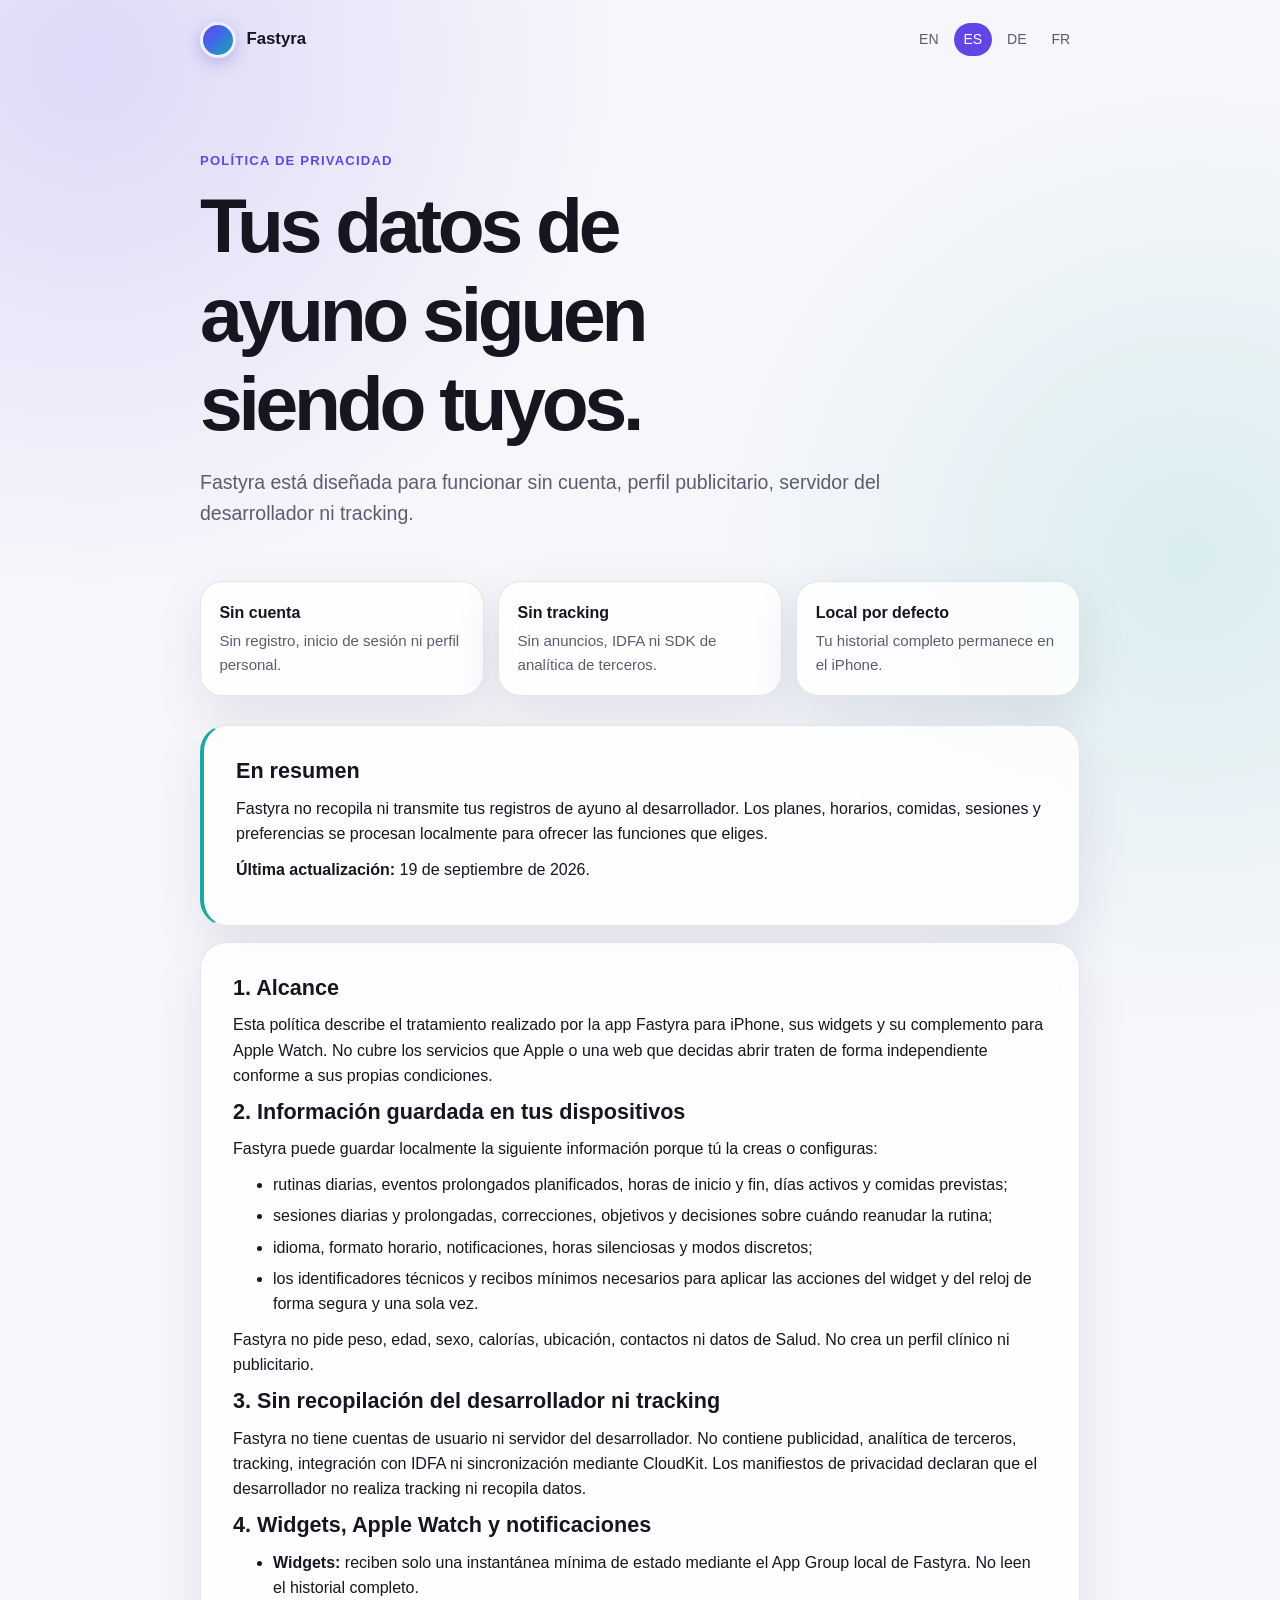
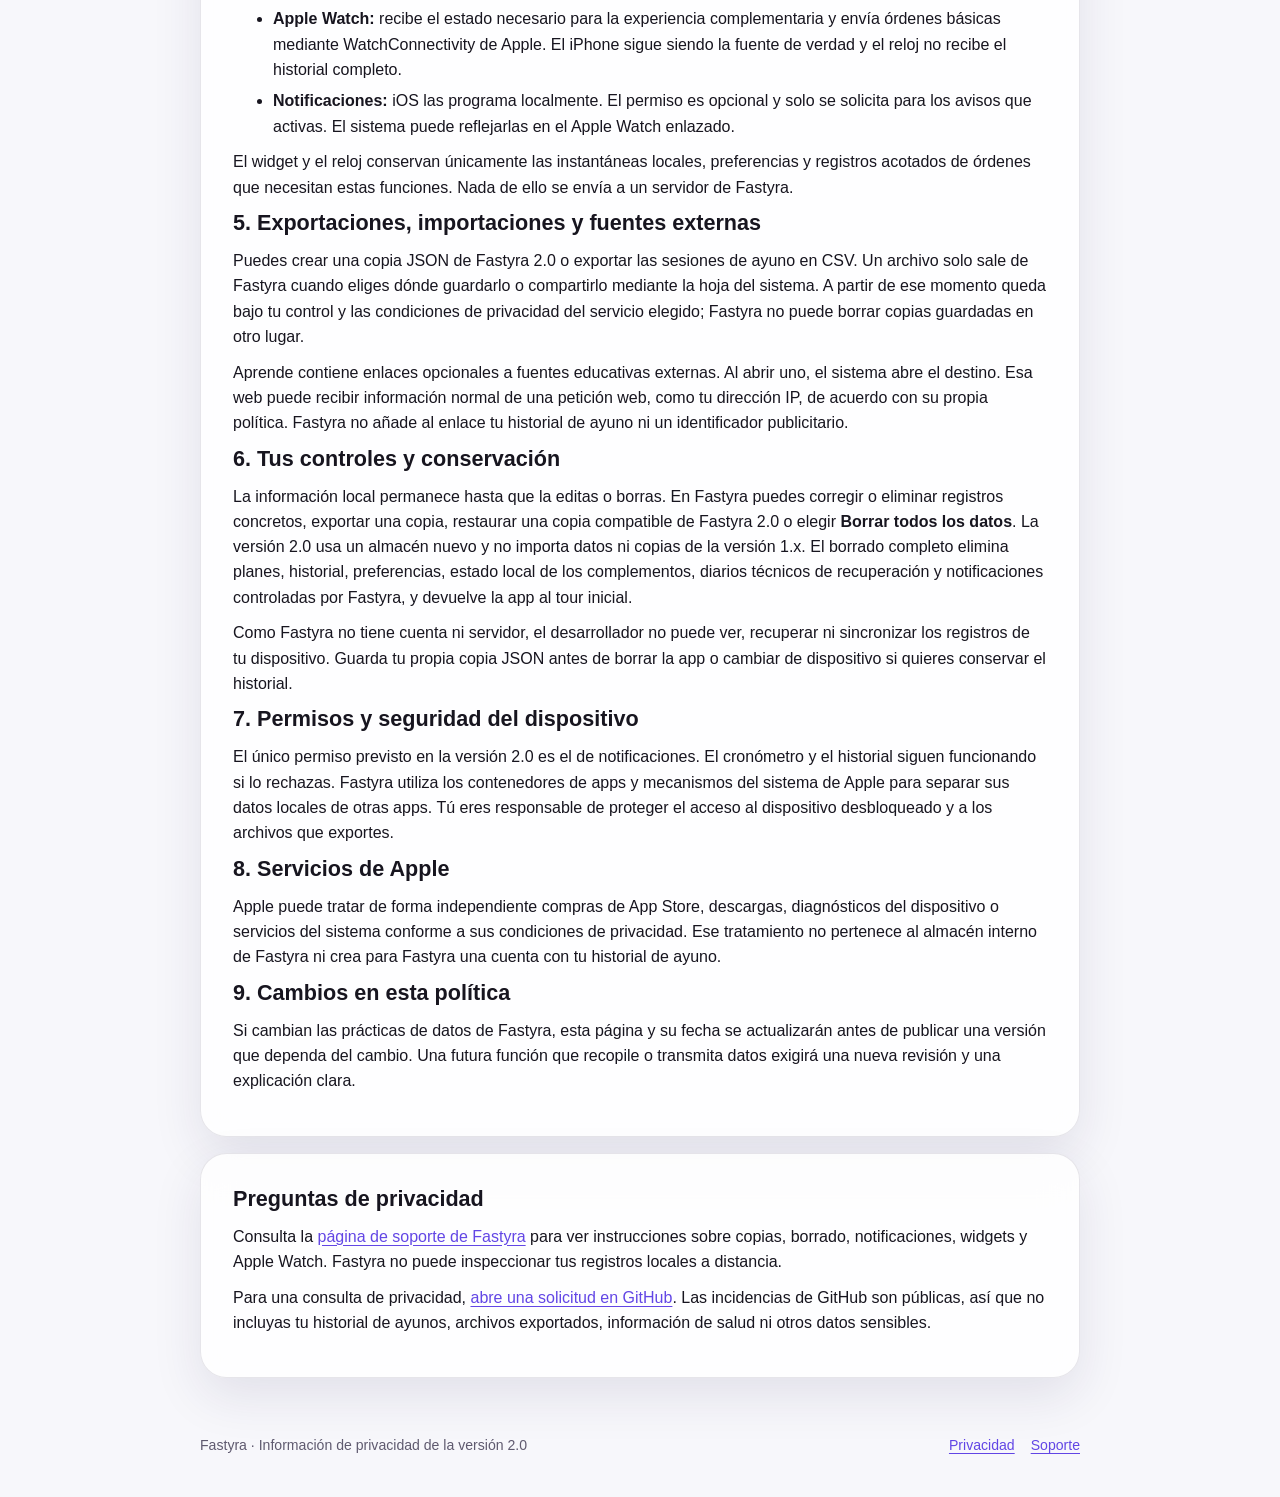
<file: es/privacy.html>
<!doctype html>
<html lang="es">
<head>
  <meta charset="utf-8">
  <meta name="viewport" content="width=device-width, initial-scale=1">
  <meta name="description" content="Política de privacidad de Fastyra: sin cuenta, anuncios, analítica ni tracking; tus datos de ayuno permanecen en local.">
  <title>Política de privacidad — Fastyra</title>
  <link rel="stylesheet" href="../assets/styles.css">
  <link rel="alternate" hreflang="en" href="../en/privacy.html"><link rel="alternate" hreflang="es" href="../es/privacy.html"><link rel="alternate" hreflang="de" href="../de/privacy.html"><link rel="alternate" hreflang="fr" href="../fr/privacy.html">
</head>
<body>
  <header class="site-header">
    <a class="brand" href="../index.html"><span class="brand-mark" aria-hidden="true"></span><span>Fastyra</span></a>
    <nav class="language-nav" aria-label="Idioma"><a href="../en/privacy.html" lang="en">EN</a><a href="../es/privacy.html" lang="es" aria-current="page">ES</a><a href="../de/privacy.html" lang="de">DE</a><a href="../fr/privacy.html" lang="fr">FR</a></nav>
  </header>
  <main class="page">
    <section class="hero">
      <p class="eyebrow">Política de privacidad</p>
      <h1>Tus datos de ayuno siguen siendo tuyos.</h1>
      <p class="lede">Fastyra está diseñada para funcionar sin cuenta, perfil publicitario, servidor del desarrollador ni tracking.</p>
    </section>
    <section class="summary-grid" aria-label="Resumen de privacidad">
      <div class="summary-card"><strong>Sin cuenta</strong><p>Sin registro, inicio de sesión ni perfil personal.</p></div>
      <div class="summary-card"><strong>Sin tracking</strong><p>Sin anuncios, IDFA ni SDK de analítica de terceros.</p></div>
      <div class="summary-card"><strong>Local por defecto</strong><p>Tu historial completo permanece en el iPhone.</p></div>
    </section>
    <article class="content-card note">
      <h2>En resumen</h2>
      <p>Fastyra no recopila ni transmite tus registros de ayuno al desarrollador. Los planes, horarios, comidas, sesiones y preferencias se procesan localmente para ofrecer las funciones que eliges.</p>
      <p><strong>Última actualización:</strong> 19 de septiembre de 2026.</p>
    </article>
    <article class="content-card">
      <h2>1. Alcance</h2>
      <p>Esta política describe el tratamiento realizado por la app Fastyra para iPhone, sus widgets y su complemento para Apple Watch. No cubre los servicios que Apple o una web que decidas abrir traten de forma independiente conforme a sus propias condiciones.</p>

      <h2>2. Información guardada en tus dispositivos</h2>
      <p>Fastyra puede guardar localmente la siguiente información porque tú la creas o configuras:</p>
      <ul>
        <li>rutinas diarias, eventos prolongados planificados, horas de inicio y fin, días activos y comidas previstas;</li>
        <li>sesiones diarias y prolongadas, correcciones, objetivos y decisiones sobre cuándo reanudar la rutina;</li>
        <li>idioma, formato horario, notificaciones, horas silenciosas y modos discretos;</li>
        <li>los identificadores técnicos y recibos mínimos necesarios para aplicar las acciones del widget y del reloj de forma segura y una sola vez.</li>
      </ul>
      <p>Fastyra no pide peso, edad, sexo, calorías, ubicación, contactos ni datos de Salud. No crea un perfil clínico ni publicitario.</p>

      <h2>3. Sin recopilación del desarrollador ni tracking</h2>
      <p>Fastyra no tiene cuentas de usuario ni servidor del desarrollador. No contiene publicidad, analítica de terceros, tracking, integración con IDFA ni sincronización mediante CloudKit. Los manifiestos de privacidad declaran que el desarrollador no realiza tracking ni recopila datos.</p>

      <h2>4. Widgets, Apple Watch y notificaciones</h2>
      <ul>
        <li><strong>Widgets:</strong> reciben solo una instantánea mínima de estado mediante el App Group local de Fastyra. No leen el historial completo.</li>
        <li><strong>Apple Watch:</strong> recibe el estado necesario para la experiencia complementaria y envía órdenes básicas mediante WatchConnectivity de Apple. El iPhone sigue siendo la fuente de verdad y el reloj no recibe el historial completo.</li>
        <li><strong>Notificaciones:</strong> iOS las programa localmente. El permiso es opcional y solo se solicita para los avisos que activas. El sistema puede reflejarlas en el Apple Watch enlazado.</li>
      </ul>
      <p>El widget y el reloj conservan únicamente las instantáneas locales, preferencias y registros acotados de órdenes que necesitan estas funciones. Nada de ello se envía a un servidor de Fastyra.</p>

      <h2>5. Exportaciones, importaciones y fuentes externas</h2>
      <p>Puedes crear una copia JSON de Fastyra 2.0 o exportar las sesiones de ayuno en CSV. Un archivo solo sale de Fastyra cuando eliges dónde guardarlo o compartirlo mediante la hoja del sistema. A partir de ese momento queda bajo tu control y las condiciones de privacidad del servicio elegido; Fastyra no puede borrar copias guardadas en otro lugar.</p>
      <p>Aprende contiene enlaces opcionales a fuentes educativas externas. Al abrir uno, el sistema abre el destino. Esa web puede recibir información normal de una petición web, como tu dirección IP, de acuerdo con su propia política. Fastyra no añade al enlace tu historial de ayuno ni un identificador publicitario.</p>

      <h2>6. Tus controles y conservación</h2>
      <p>La información local permanece hasta que la editas o borras. En Fastyra puedes corregir o eliminar registros concretos, exportar una copia, restaurar una copia compatible de Fastyra 2.0 o elegir <strong>Borrar todos los datos</strong>. La versión 2.0 usa un almacén nuevo y no importa datos ni copias de la versión 1.x. El borrado completo elimina planes, historial, preferencias, estado local de los complementos, diarios técnicos de recuperación y notificaciones controladas por Fastyra, y devuelve la app al tour inicial.</p>
      <p>Como Fastyra no tiene cuenta ni servidor, el desarrollador no puede ver, recuperar ni sincronizar los registros de tu dispositivo. Guarda tu propia copia JSON antes de borrar la app o cambiar de dispositivo si quieres conservar el historial.</p>

      <h2>7. Permisos y seguridad del dispositivo</h2>
      <p>El único permiso previsto en la versión 2.0 es el de notificaciones. El cronómetro y el historial siguen funcionando si lo rechazas. Fastyra utiliza los contenedores de apps y mecanismos del sistema de Apple para separar sus datos locales de otras apps. Tú eres responsable de proteger el acceso al dispositivo desbloqueado y a los archivos que exportes.</p>

      <h2>8. Servicios de Apple</h2>
      <p>Apple puede tratar de forma independiente compras de App Store, descargas, diagnósticos del dispositivo o servicios del sistema conforme a sus condiciones de privacidad. Ese tratamiento no pertenece al almacén interno de Fastyra ni crea para Fastyra una cuenta con tu historial de ayuno.</p>

      <h2>9. Cambios en esta política</h2>
      <p>Si cambian las prácticas de datos de Fastyra, esta página y su fecha se actualizarán antes de publicar una versión que dependa del cambio. Una futura función que recopile o transmita datos exigirá una nueva revisión y una explicación clara.</p>
    </article>
    <article class="content-card"><h2>Preguntas de privacidad</h2><p>Consulta la <a href="support.html">página de soporte de Fastyra</a> para ver instrucciones sobre copias, borrado, notificaciones, widgets y Apple Watch. Fastyra no puede inspeccionar tus registros locales a distancia.</p><p>Para una consulta de privacidad, <a href="https://github.com/AGMStudio/fastyra-support/issues/new" rel="external">abre una solicitud en GitHub</a>. Las incidencias de GitHub son públicas, así que no incluyas tu historial de ayunos, archivos exportados, información de salud ni otros datos sensibles.</p></article>
  </main>
  <footer class="site-footer"><p>Fastyra · Información de privacidad de la versión 2.0</p><nav class="footer-links" aria-label="Pie"><a href="privacy.html" aria-current="page">Privacidad</a><a href="support.html">Soporte</a></nav></footer>
</body>
</html>
</file>
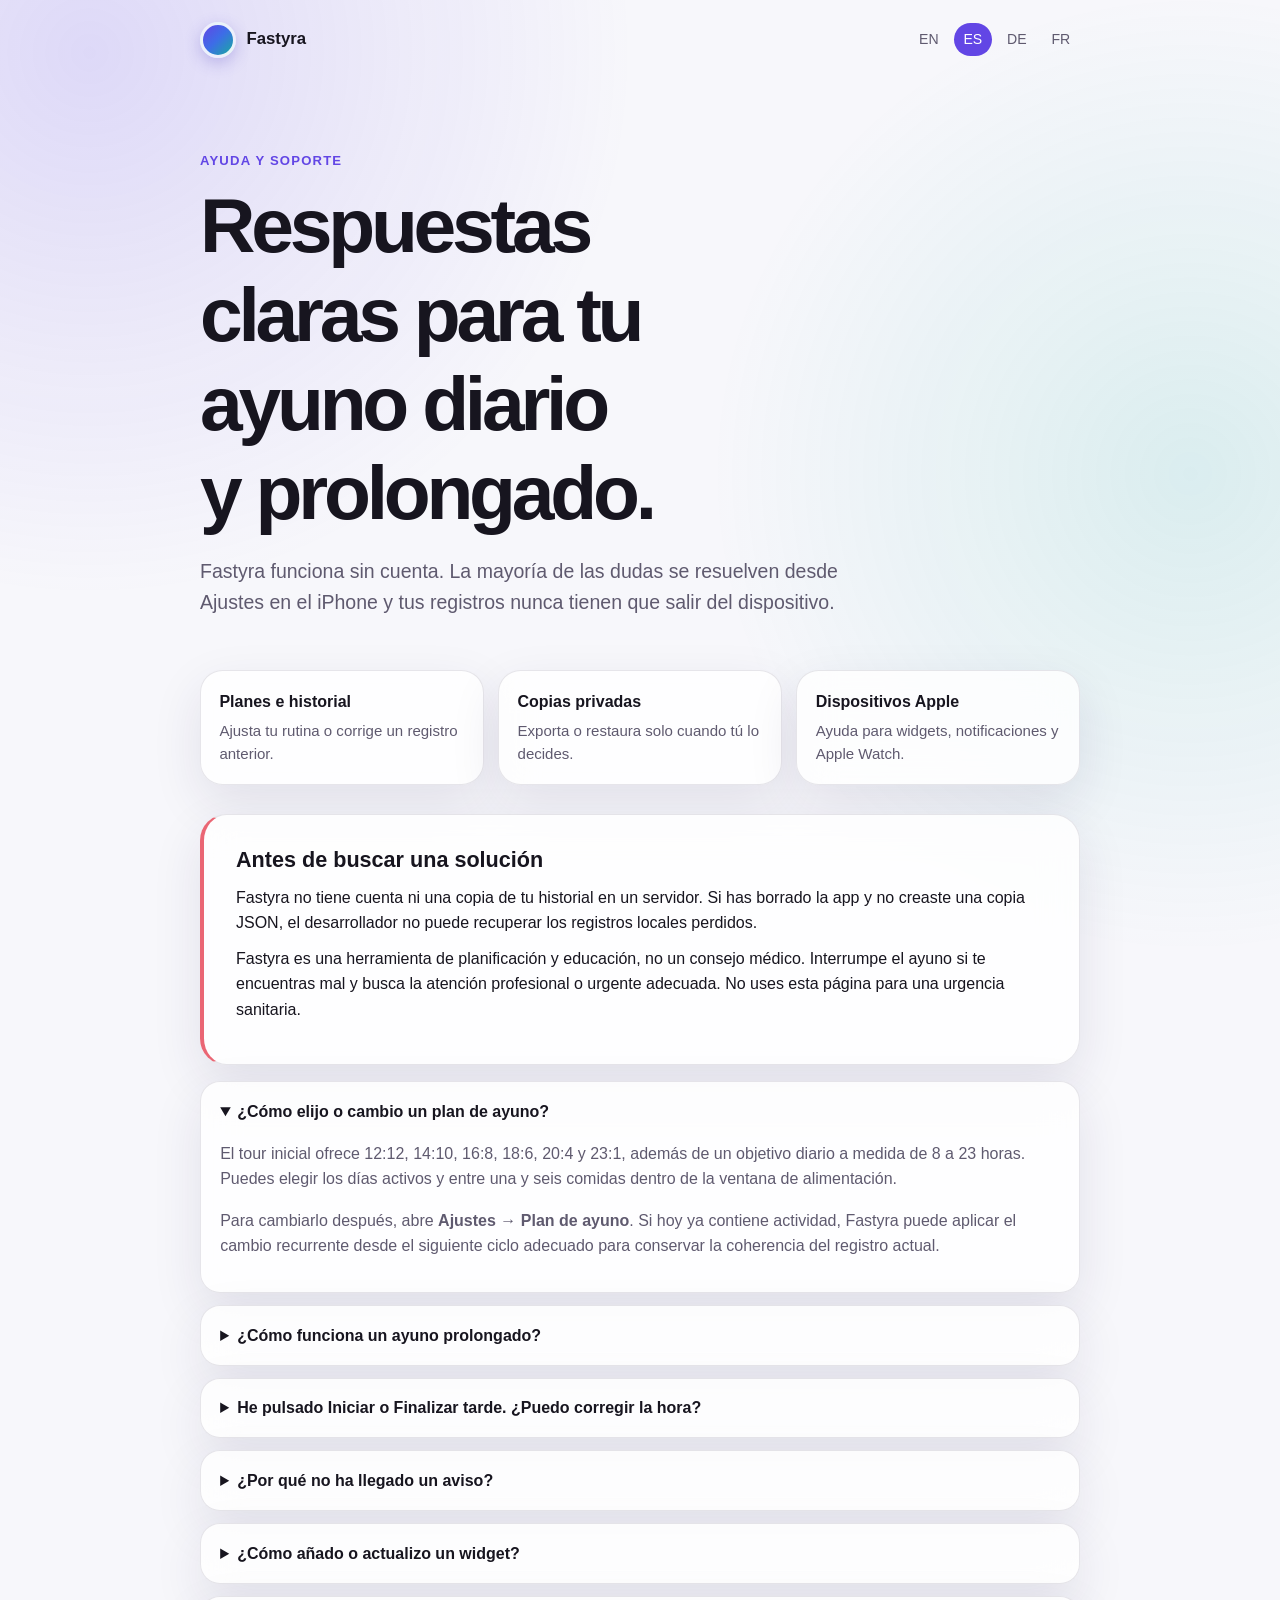
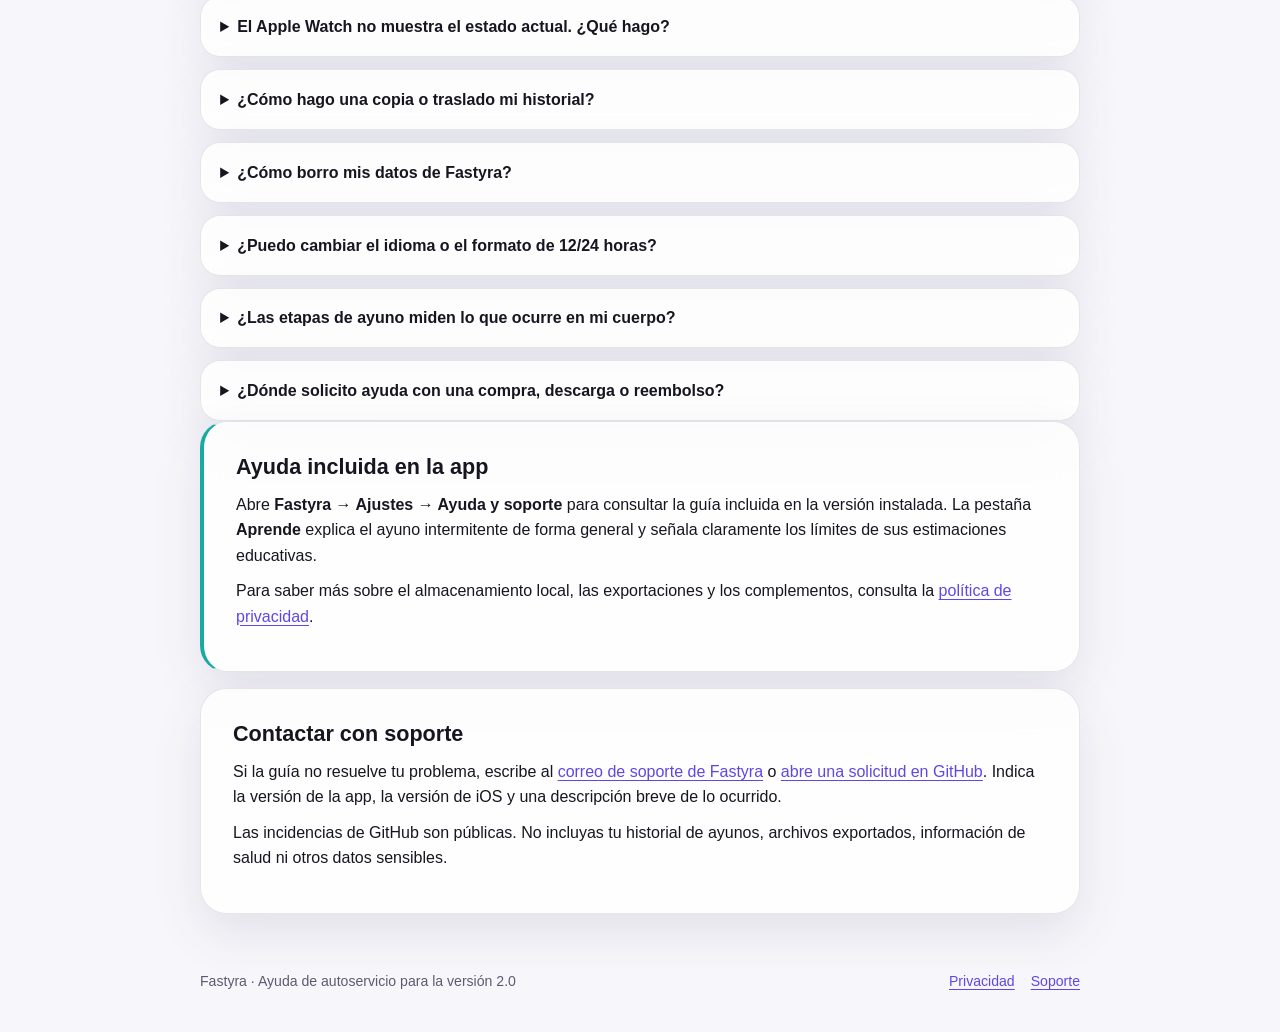
<file: es/support.html>
<!doctype html>
<html lang="es">
<head>
  <meta charset="utf-8">
  <meta name="viewport" content="width=device-width, initial-scale=1">
  <meta name="description" content="Ayuda de Fastyra para planes, historial, notificaciones, widgets, Apple Watch, copias y privacidad.">
  <title>Ayuda y soporte — Fastyra</title>
  <link rel="stylesheet" href="../assets/styles.css">
  <link rel="alternate" hreflang="en" href="../en/support.html"><link rel="alternate" hreflang="es" href="../es/support.html"><link rel="alternate" hreflang="de" href="../de/support.html"><link rel="alternate" hreflang="fr" href="../fr/support.html">
</head>
<body>
  <header class="site-header">
    <a class="brand" href="../index.html"><span class="brand-mark" aria-hidden="true"></span><span>Fastyra</span></a>
    <nav class="language-nav" aria-label="Idioma"><a href="../en/support.html" lang="en">EN</a><a href="../es/support.html" lang="es" aria-current="page">ES</a><a href="../de/support.html" lang="de">DE</a><a href="../fr/support.html" lang="fr">FR</a></nav>
  </header>
  <main class="page">
    <section class="hero"><p class="eyebrow">Ayuda y soporte</p><h1>Respuestas claras para tu ayuno diario y prolongado.</h1><p class="lede">Fastyra funciona sin cuenta. La mayoría de las dudas se resuelven desde Ajustes en el iPhone y tus registros nunca tienen que salir del dispositivo.</p></section>
    <section class="summary-grid" aria-label="Resumen de soporte">
      <div class="summary-card"><strong>Planes e historial</strong><p>Ajusta tu rutina o corrige un registro anterior.</p></div>
      <div class="summary-card"><strong>Copias privadas</strong><p>Exporta o restaura solo cuando tú lo decides.</p></div>
      <div class="summary-card"><strong>Dispositivos Apple</strong><p>Ayuda para widgets, notificaciones y Apple Watch.</p></div>
    </section>
    <article class="content-card warning">
      <h2>Antes de buscar una solución</h2>
      <p>Fastyra no tiene cuenta ni una copia de tu historial en un servidor. Si has borrado la app y no creaste una copia JSON, el desarrollador no puede recuperar los registros locales perdidos.</p>
      <p>Fastyra es una herramienta de planificación y educación, no un consejo médico. Interrumpe el ayuno si te encuentras mal y busca la atención profesional o urgente adecuada. No uses esta página para una urgencia sanitaria.</p>
    </article>
    <section class="faq" aria-label="Preguntas frecuentes">
      <details open><summary>¿Cómo elijo o cambio un plan de ayuno?</summary><div><p>El tour inicial ofrece 12:12, 14:10, 16:8, 18:6, 20:4 y 23:1, además de un objetivo diario a medida de 8 a 23 horas. Puedes elegir los días activos y entre una y seis comidas dentro de la ventana de alimentación.</p><p>Para cambiarlo después, abre <strong>Ajustes → Plan de ayuno</strong>. Si hoy ya contiene actividad, Fastyra puede aplicar el cambio recurrente desde el siguiente ciclo adecuado para conservar la coherencia del registro actual.</p></div></details>

      <details><summary>¿Cómo funciona un ayuno prolongado?</summary><div><p>Desde Hoy puedes empezar o planificar un ayuno puntual de 24 horas a 7 días. Un evento planificado nunca empieza ni termina solo: confirmas siempre las horas reales. Al finalizar eliges si la rutina diaria vuelve en su siguiente inicio, en una fecha concreta o permanece en pausa.</p><p>Solo puede haber una sesión activa. Mientras el ayuno prolongado ocupa un intervalo, Fastyra silencia los ciclos, comidas y avisos diarios que se solapan.</p></div></details>

      <details><summary>He pulsado Iniciar o Finalizar tarde. ¿Puedo corregir la hora?</summary><div><p>Sí. Al iniciar o finalizar siempre aparece una confirmación donde puedes ajustar la hora real antes de guardar. Para un ayuno anterior, abre <strong>Historial</strong> y añade un registro olvidado, o edita o elimina uno existente.</p></div></details>

      <details><summary>¿Por qué no ha llegado un aviso?</summary><div><p>En Fastyra, abre <strong>Ajustes → Notificaciones</strong>, permite los recordatorios y activa cada tipo de aviso que quieras. Comprueba después que iOS permite las notificaciones de Fastyra. Las horas silenciosas, los modos de concentración y los ajustes del sistema pueden silenciar o retrasar un aviso. Fastyra programa las notificaciones localmente y no utiliza un servidor push.</p></div></details>

      <details><summary>¿Cómo añado o actualizo un widget?</summary><div><p>Completa primero el tour de Fastyra. Después edita la pantalla de inicio o de bloqueo del iPhone, elige añadir un widget y busca Fastyra. Las familias pequeña y mediana están disponibles en Inicio; las familias en línea, circular y rectangular están disponibles en la pantalla bloqueada.</p><p>Si el widget parece desactualizado, abre Fastyra y comprueba que hay un plan activo. iOS decide en última instancia cuándo actualiza los widgets. Puedes activar el widget discreto en Ajustes de Fastyra para ocultar los datos de ayuno.</p></div></details>

      <details><summary>El Apple Watch no muestra el estado actual. ¿Qué hago?</summary><div><p>Comprueba desde la app Watch del iPhone que Fastyra está instalada y que el reloj está enlazado y disponible. Abre Fastyra en el iPhone y después en el reloj. El iPhone es la fuente de verdad; las acciones básicas del reloj se concilian cuando ambos dispositivos pueden comunicarse.</p><p>La privacidad visual del Watch se controla en el propio reloj. La privacidad de las notificaciones es un ajuste independiente del iPhone.</p></div></details>

      <details><summary>¿Cómo hago una copia o traslado mi historial?</summary><div><p>Abre <strong>Ajustes → Datos → Exportar copia de seguridad (JSON)</strong> y guarda el archivo donde tú controles. En el iPhone de destino, usa <strong>Importar copia</strong>, revisa la previsualización y elige entre combinar o sustituir los datos locales. La exportación CSV sirve para consultar las sesiones en una hoja de cálculo; no es una copia completa que pueda restaurarse.</p><p>Fastyra 2.0 utiliza un formato de datos nuevo. No importa copias ni datos locales creados por la versión 1.x.</p></div></details>

      <details><summary>¿Cómo borro mis datos de Fastyra?</summary><div><p>Abre <strong>Ajustes → Datos → Borrar todos los datos</strong> y confirma. Se eliminan los planes, el historial, las preferencias, el estado de los complementos y las notificaciones controladas por Fastyra, y vuelve a aparecer el tour inicial. La app no elimina los archivos que hayas exportado a otro lugar.</p></div></details>

      <details><summary>¿Puedo cambiar el idioma o el formato de 12/24 horas?</summary><div><p>Sí. En <strong>Ajustes</strong>, elige español, inglés, alemán o francés, o usa el idioma del dispositivo. Si el idioma del dispositivo no es compatible se utiliza inglés. La hora puede seguir automáticamente el sistema o fijarse en formato de 12 o 24 horas.</p></div></details>

      <details><summary>¿Las etapas de ayuno miden lo que ocurre en mi cuerpo?</summary><div><p>No. Los capítulos son referencias educativas basadas en el tiempo. Fastyra no mide glucosa, insulina, cetonas, uso de grasas ni actividad celular, y no accede a datos de Salud. Tampoco marca la autofagia como alcanzada ni envía avisos sobre ella. La pestaña Aprende explica la evidencia, la variabilidad y sus límites.</p></div></details>

      <details><summary>¿Dónde solicito ayuda con una compra, descarga o reembolso?</summary><div><p>Apple gestiona las compras y reembolsos de App Store. Utiliza el servicio <a href="https://reportaproblem.apple.com/" rel="external">Señalar un problema</a> o el soporte de Apple para incidencias de transacciones y descargas. Fastyra no contiene suscripciones ni compras adicionales dentro de la app.</p></div></details>
    </section>
    <article class="content-card note"><h2>Ayuda incluida en la app</h2><p>Abre <strong>Fastyra → Ajustes → Ayuda y soporte</strong> para consultar la guía incluida en la versión instalada. La pestaña <strong>Aprende</strong> explica el ayuno intermitente de forma general y señala claramente los límites de sus estimaciones educativas.</p><p>Para saber más sobre el almacenamiento local, las exportaciones y los complementos, consulta la <a href="privacy.html">política de privacidad</a>.</p></article>
    <article class="content-card"><h2>Contactar con soporte</h2><p>Si la guía no resuelve tu problema, escribe al <a href="mailto:adrigm.admin@gmail.com?subject=Soporte%20de%20Fastyra">correo de soporte de Fastyra</a> o <a href="https://github.com/AGMStudio/fastyra-support/issues/new" rel="external">abre una solicitud en GitHub</a>. Indica la versión de la app, la versión de iOS y una descripción breve de lo ocurrido.</p><p>Las incidencias de GitHub son públicas. No incluyas tu historial de ayunos, archivos exportados, información de salud ni otros datos sensibles.</p></article>
  </main>
  <footer class="site-footer"><p>Fastyra · Ayuda de autoservicio para la versión 2.0</p><nav class="footer-links" aria-label="Pie"><a href="privacy.html">Privacidad</a><a href="support.html" aria-current="page">Soporte</a></nav></footer>
</body>
</html>
</file>
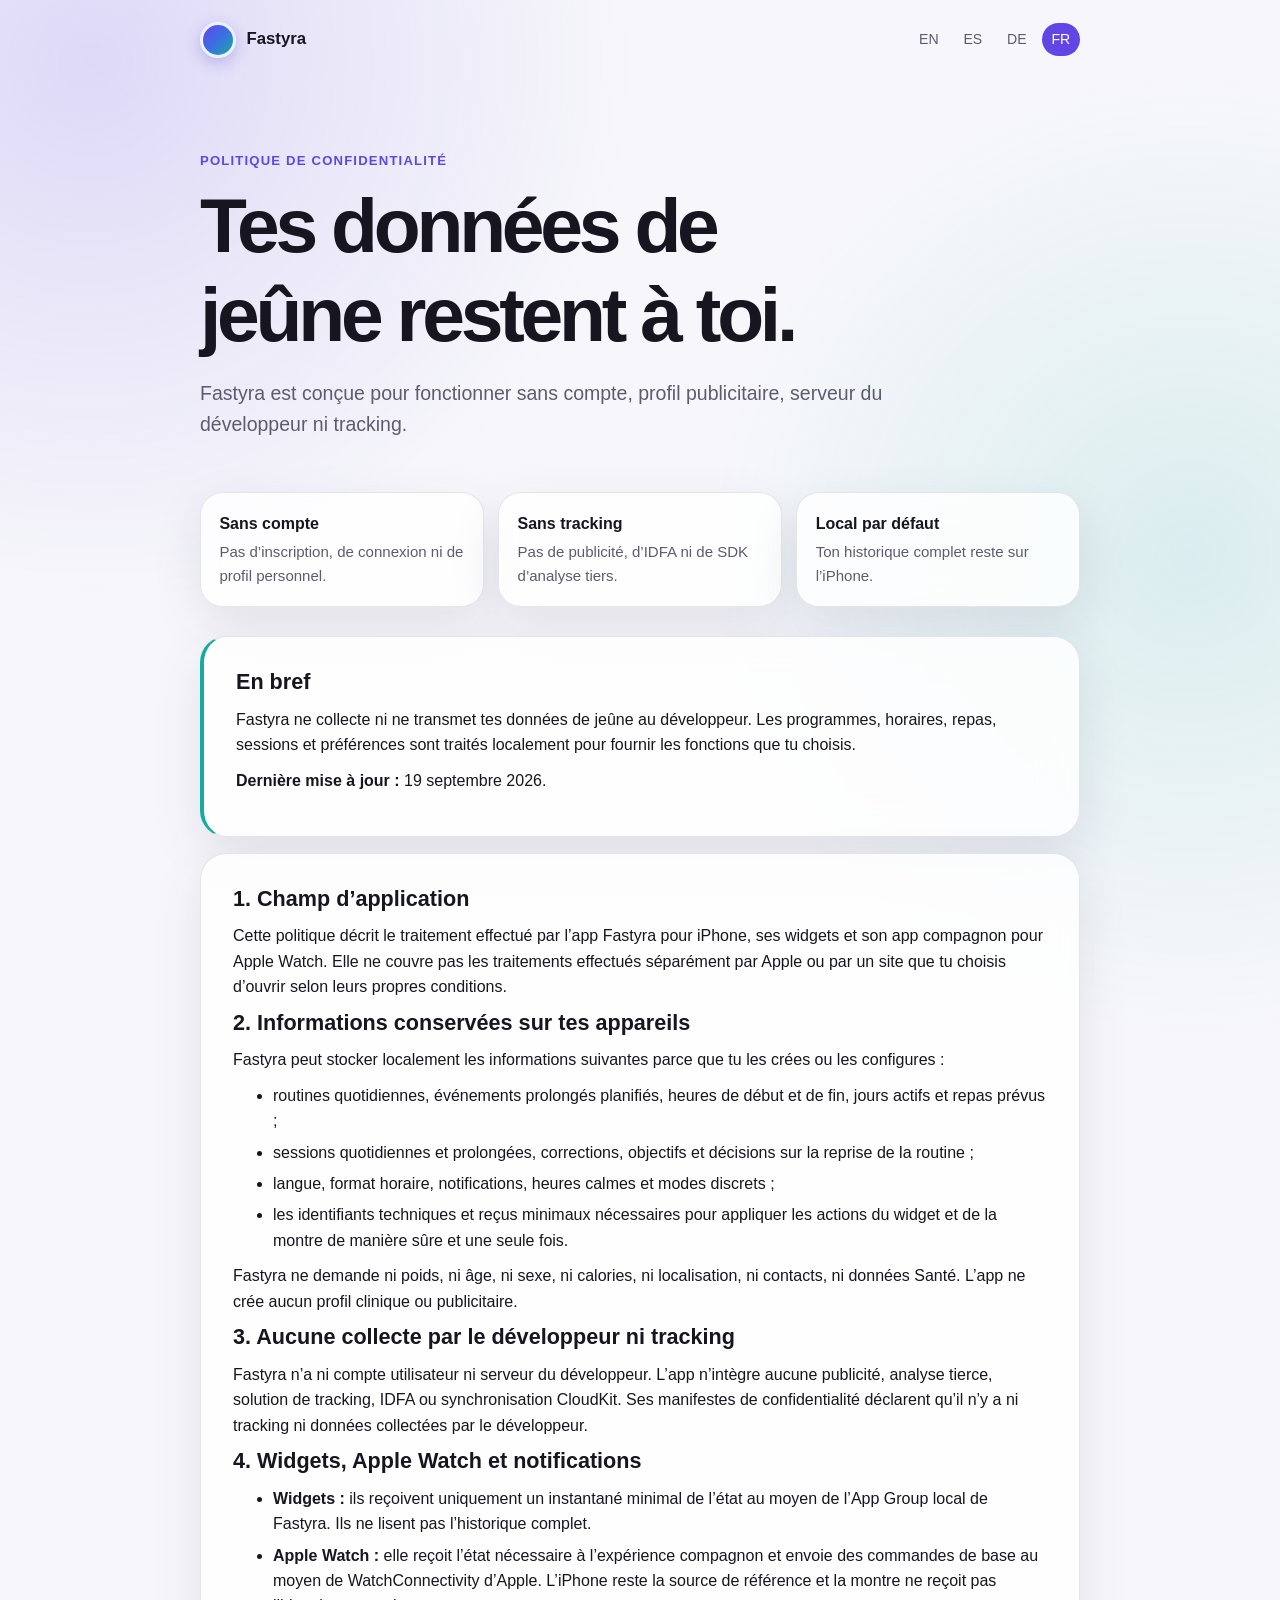
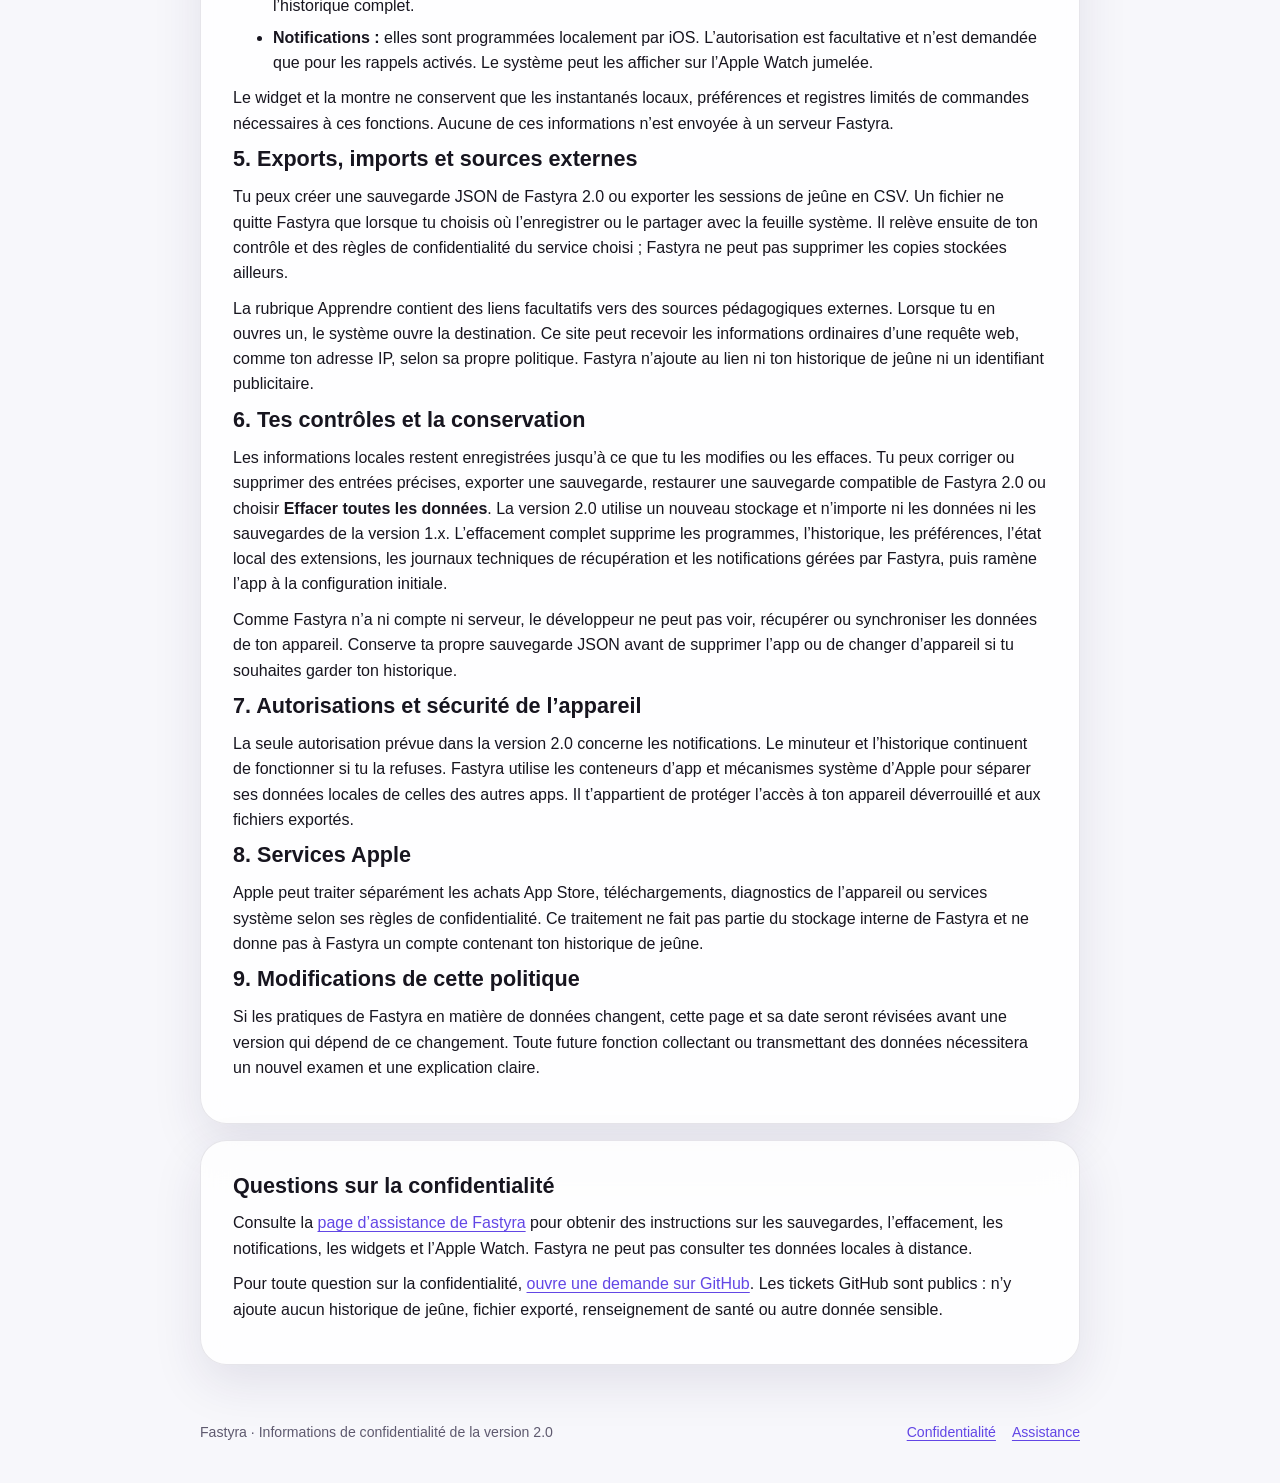
<file: fr/privacy.html>
<!doctype html>
<html lang="fr">
<head>
  <meta charset="utf-8">
  <meta name="viewport" content="width=device-width, initial-scale=1">
  <meta name="description" content="Politique de confidentialité de Fastyra : aucun compte, publicité, analyse ni tracking ; tes données de jeûne restent locales.">
  <title>Politique de confidentialité — Fastyra</title>
  <link rel="stylesheet" href="../assets/styles.css">
  <link rel="alternate" hreflang="en" href="../en/privacy.html"><link rel="alternate" hreflang="es" href="../es/privacy.html"><link rel="alternate" hreflang="de" href="../de/privacy.html"><link rel="alternate" hreflang="fr" href="../fr/privacy.html">
</head>
<body>
  <header class="site-header">
    <a class="brand" href="../index.html"><span class="brand-mark" aria-hidden="true"></span><span>Fastyra</span></a>
    <nav class="language-nav" aria-label="Langue"><a href="../en/privacy.html" lang="en">EN</a><a href="../es/privacy.html" lang="es">ES</a><a href="../de/privacy.html" lang="de">DE</a><a href="../fr/privacy.html" lang="fr" aria-current="page">FR</a></nav>
  </header>
  <main class="page">
    <section class="hero"><p class="eyebrow">Politique de confidentialité</p><h1>Tes données de jeûne restent à toi.</h1><p class="lede">Fastyra est conçue pour fonctionner sans compte, profil publicitaire, serveur du développeur ni tracking.</p></section>
    <section class="summary-grid" aria-label="Résumé de confidentialité">
      <div class="summary-card"><strong>Sans compte</strong><p>Pas d’inscription, de connexion ni de profil personnel.</p></div>
      <div class="summary-card"><strong>Sans tracking</strong><p>Pas de publicité, d’IDFA ni de SDK d’analyse tiers.</p></div>
      <div class="summary-card"><strong>Local par défaut</strong><p>Ton historique complet reste sur l’iPhone.</p></div>
    </section>
    <article class="content-card note"><h2>En bref</h2><p>Fastyra ne collecte ni ne transmet tes données de jeûne au développeur. Les programmes, horaires, repas, sessions et préférences sont traités localement pour fournir les fonctions que tu choisis.</p><p><strong>Dernière mise à jour :</strong> 19 septembre 2026.</p></article>
    <article class="content-card">
      <h2>1. Champ d’application</h2>
      <p>Cette politique décrit le traitement effectué par l’app Fastyra pour iPhone, ses widgets et son app compagnon pour Apple Watch. Elle ne couvre pas les traitements effectués séparément par Apple ou par un site que tu choisis d’ouvrir selon leurs propres conditions.</p>

      <h2>2. Informations conservées sur tes appareils</h2>
      <p>Fastyra peut stocker localement les informations suivantes parce que tu les crées ou les configures :</p>
      <ul>
        <li>routines quotidiennes, événements prolongés planifiés, heures de début et de fin, jours actifs et repas prévus ;</li>
        <li>sessions quotidiennes et prolongées, corrections, objectifs et décisions sur la reprise de la routine ;</li>
        <li>langue, format horaire, notifications, heures calmes et modes discrets ;</li>
        <li>les identifiants techniques et reçus minimaux nécessaires pour appliquer les actions du widget et de la montre de manière sûre et une seule fois.</li>
      </ul>
      <p>Fastyra ne demande ni poids, ni âge, ni sexe, ni calories, ni localisation, ni contacts, ni données Santé. L’app ne crée aucun profil clinique ou publicitaire.</p>

      <h2>3. Aucune collecte par le développeur ni tracking</h2>
      <p>Fastyra n’a ni compte utilisateur ni serveur du développeur. L’app n’intègre aucune publicité, analyse tierce, solution de tracking, IDFA ou synchronisation CloudKit. Ses manifestes de confidentialité déclarent qu’il n’y a ni tracking ni données collectées par le développeur.</p>

      <h2>4. Widgets, Apple Watch et notifications</h2>
      <ul>
        <li><strong>Widgets :</strong> ils reçoivent uniquement un instantané minimal de l’état au moyen de l’App Group local de Fastyra. Ils ne lisent pas l’historique complet.</li>
        <li><strong>Apple Watch :</strong> elle reçoit l’état nécessaire à l’expérience compagnon et envoie des commandes de base au moyen de WatchConnectivity d’Apple. L’iPhone reste la source de référence et la montre ne reçoit pas l’historique complet.</li>
        <li><strong>Notifications :</strong> elles sont programmées localement par iOS. L’autorisation est facultative et n’est demandée que pour les rappels activés. Le système peut les afficher sur l’Apple Watch jumelée.</li>
      </ul>
      <p>Le widget et la montre ne conservent que les instantanés locaux, préférences et registres limités de commandes nécessaires à ces fonctions. Aucune de ces informations n’est envoyée à un serveur Fastyra.</p>

      <h2>5. Exports, imports et sources externes</h2>
      <p>Tu peux créer une sauvegarde JSON de Fastyra 2.0 ou exporter les sessions de jeûne en CSV. Un fichier ne quitte Fastyra que lorsque tu choisis où l’enregistrer ou le partager avec la feuille système. Il relève ensuite de ton contrôle et des règles de confidentialité du service choisi ; Fastyra ne peut pas supprimer les copies stockées ailleurs.</p>
      <p>La rubrique Apprendre contient des liens facultatifs vers des sources pédagogiques externes. Lorsque tu en ouvres un, le système ouvre la destination. Ce site peut recevoir les informations ordinaires d’une requête web, comme ton adresse IP, selon sa propre politique. Fastyra n’ajoute au lien ni ton historique de jeûne ni un identifiant publicitaire.</p>

      <h2>6. Tes contrôles et la conservation</h2>
      <p>Les informations locales restent enregistrées jusqu’à ce que tu les modifies ou les effaces. Tu peux corriger ou supprimer des entrées précises, exporter une sauvegarde, restaurer une sauvegarde compatible de Fastyra 2.0 ou choisir <strong>Effacer toutes les données</strong>. La version 2.0 utilise un nouveau stockage et n’importe ni les données ni les sauvegardes de la version 1.x. L’effacement complet supprime les programmes, l’historique, les préférences, l’état local des extensions, les journaux techniques de récupération et les notifications gérées par Fastyra, puis ramène l’app à la configuration initiale.</p>
      <p>Comme Fastyra n’a ni compte ni serveur, le développeur ne peut pas voir, récupérer ou synchroniser les données de ton appareil. Conserve ta propre sauvegarde JSON avant de supprimer l’app ou de changer d’appareil si tu souhaites garder ton historique.</p>

      <h2>7. Autorisations et sécurité de l’appareil</h2>
      <p>La seule autorisation prévue dans la version 2.0 concerne les notifications. Le minuteur et l’historique continuent de fonctionner si tu la refuses. Fastyra utilise les conteneurs d’app et mécanismes système d’Apple pour séparer ses données locales de celles des autres apps. Il t’appartient de protéger l’accès à ton appareil déverrouillé et aux fichiers exportés.</p>

      <h2>8. Services Apple</h2>
      <p>Apple peut traiter séparément les achats App Store, téléchargements, diagnostics de l’appareil ou services système selon ses règles de confidentialité. Ce traitement ne fait pas partie du stockage interne de Fastyra et ne donne pas à Fastyra un compte contenant ton historique de jeûne.</p>

      <h2>9. Modifications de cette politique</h2>
      <p>Si les pratiques de Fastyra en matière de données changent, cette page et sa date seront révisées avant une version qui dépend de ce changement. Toute future fonction collectant ou transmettant des données nécessitera un nouvel examen et une explication claire.</p>
    </article>
    <article class="content-card"><h2>Questions sur la confidentialité</h2><p>Consulte la <a href="support.html">page d’assistance de Fastyra</a> pour obtenir des instructions sur les sauvegardes, l’effacement, les notifications, les widgets et l’Apple Watch. Fastyra ne peut pas consulter tes données locales à distance.</p><p>Pour toute question sur la confidentialité, <a href="https://github.com/AGMStudio/fastyra-support/issues/new" rel="external">ouvre une demande sur GitHub</a>. Les tickets GitHub sont publics : n’y ajoute aucun historique de jeûne, fichier exporté, renseignement de santé ou autre donnée sensible.</p></article>
  </main>
  <footer class="site-footer"><p>Fastyra · Informations de confidentialité de la version 2.0</p><nav class="footer-links" aria-label="Pied de page"><a href="privacy.html" aria-current="page">Confidentialité</a><a href="support.html">Assistance</a></nav></footer>
</body>
</html>
</file>
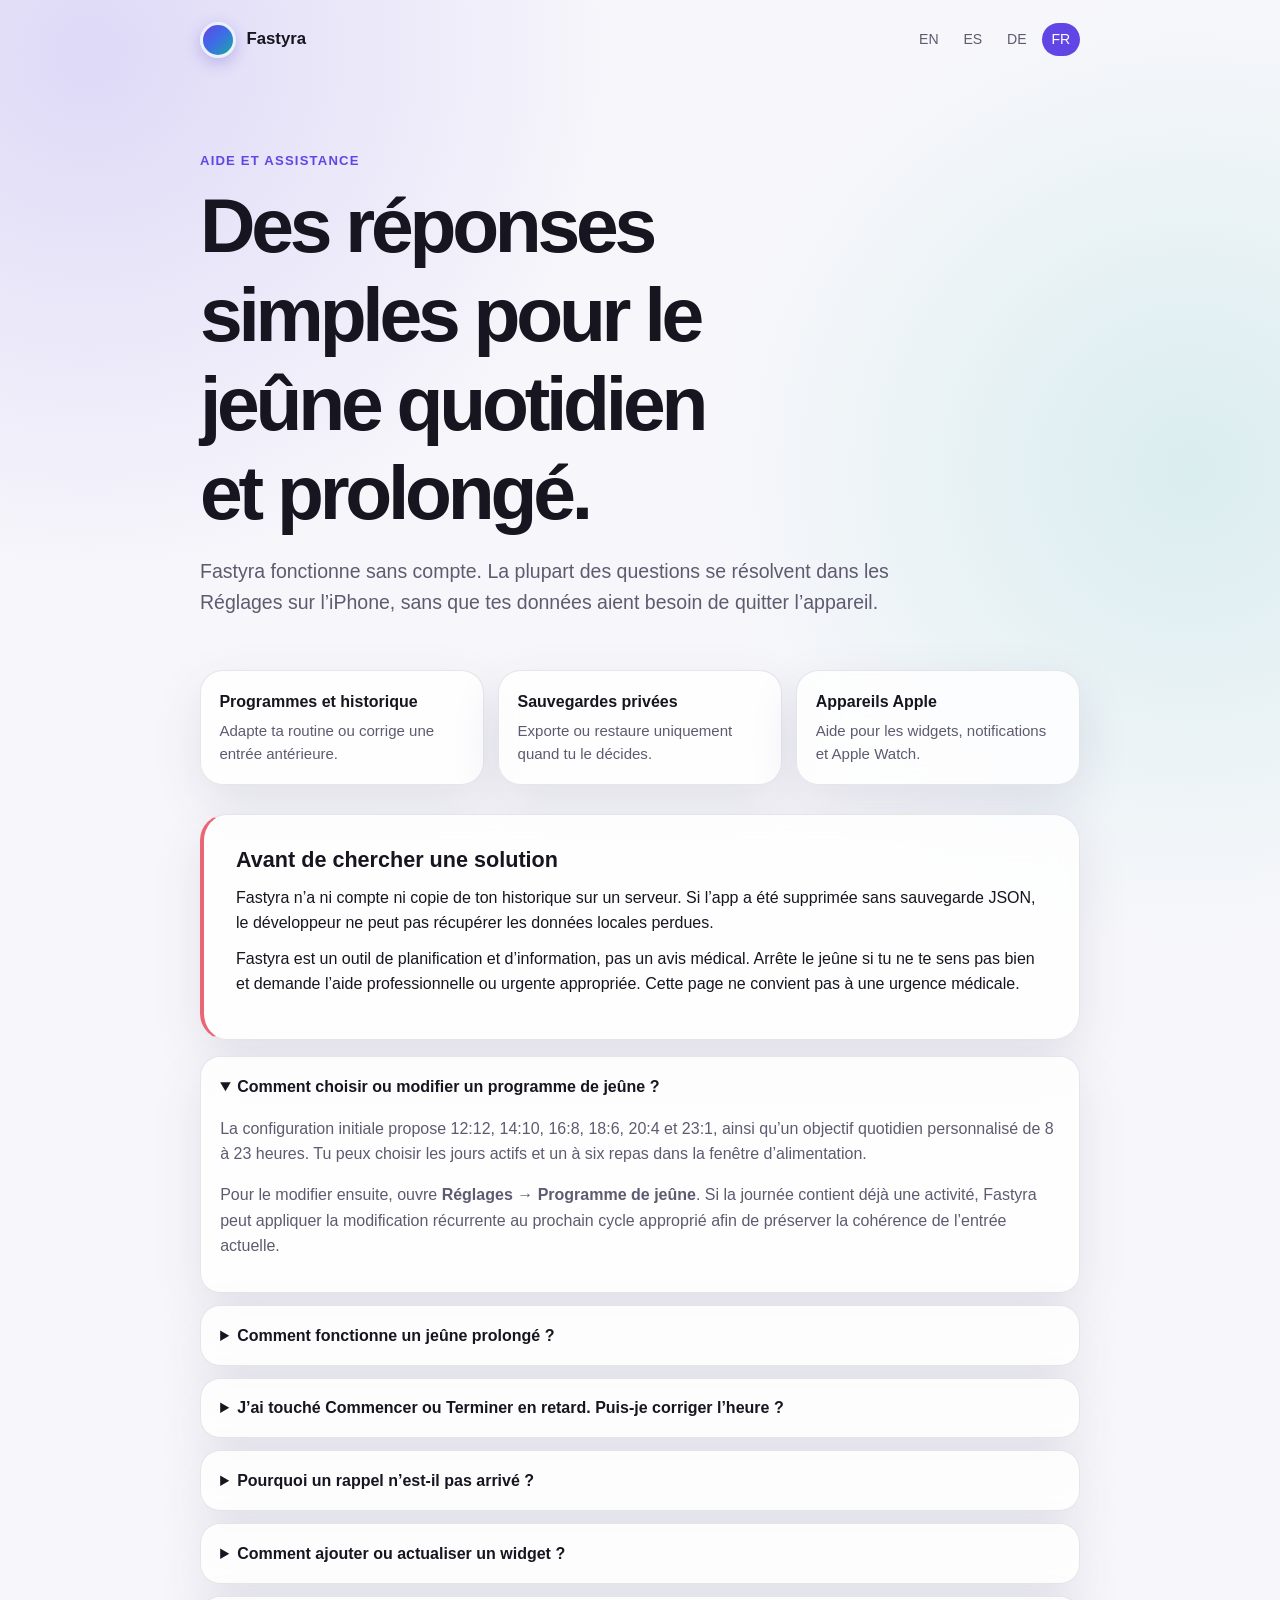
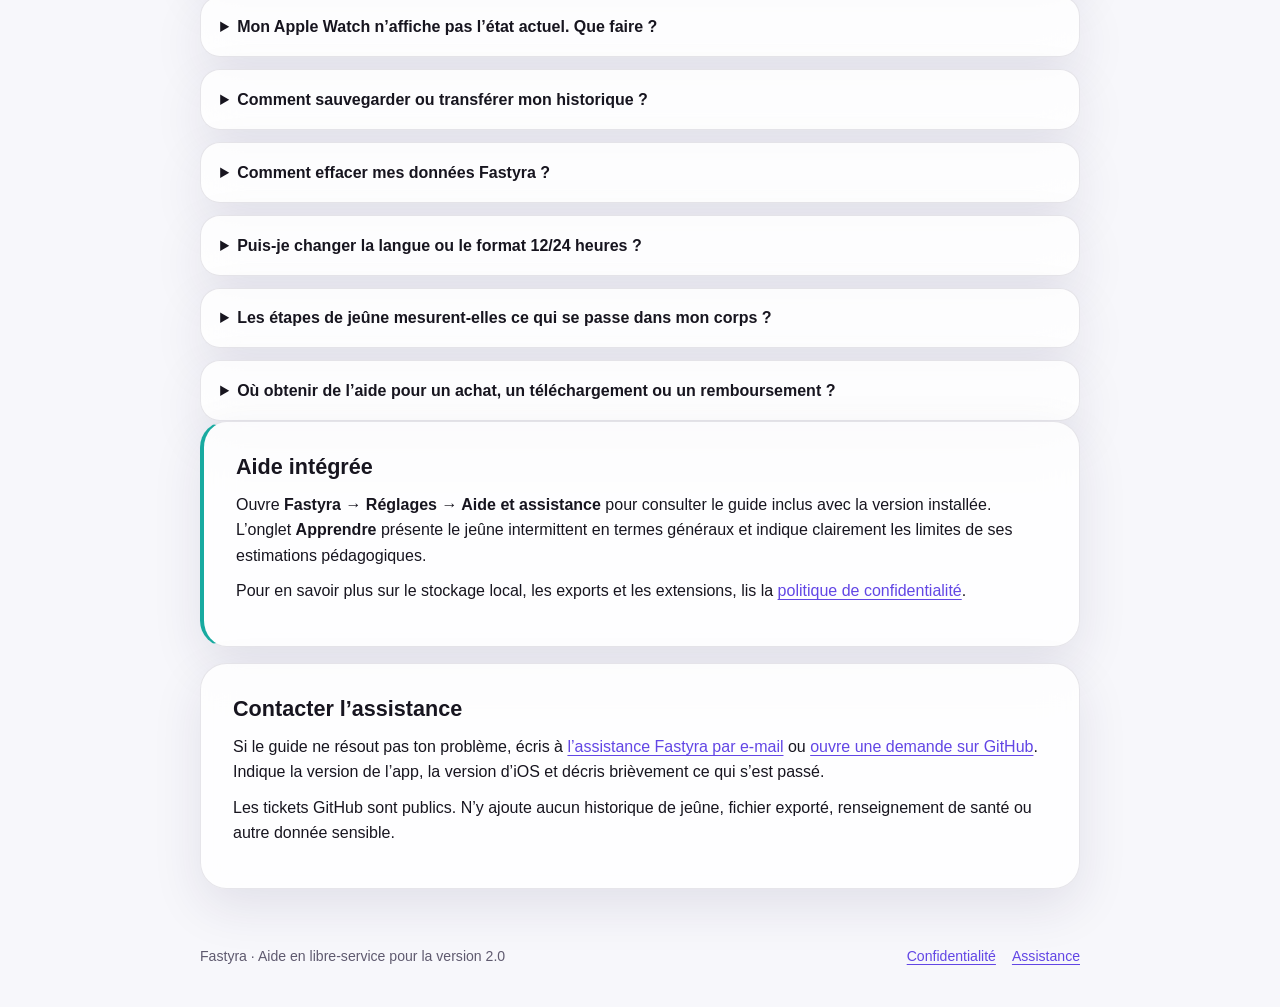
<file: fr/support.html>
<!doctype html>
<html lang="fr">
<head>
  <meta charset="utf-8">
  <meta name="viewport" content="width=device-width, initial-scale=1">
  <meta name="description" content="Aide Fastyra pour les programmes, l’historique, les notifications, les widgets, l’Apple Watch, les sauvegardes et la confidentialité.">
  <title>Aide et assistance — Fastyra</title>
  <link rel="stylesheet" href="../assets/styles.css">
  <link rel="alternate" hreflang="en" href="../en/support.html"><link rel="alternate" hreflang="es" href="../es/support.html"><link rel="alternate" hreflang="de" href="../de/support.html"><link rel="alternate" hreflang="fr" href="../fr/support.html">
</head>
<body>
  <header class="site-header">
    <a class="brand" href="../index.html"><span class="brand-mark" aria-hidden="true"></span><span>Fastyra</span></a>
    <nav class="language-nav" aria-label="Langue"><a href="../en/support.html" lang="en">EN</a><a href="../es/support.html" lang="es">ES</a><a href="../de/support.html" lang="de">DE</a><a href="../fr/support.html" lang="fr" aria-current="page">FR</a></nav>
  </header>
  <main class="page">
    <section class="hero"><p class="eyebrow">Aide et assistance</p><h1>Des réponses simples pour le jeûne quotidien et prolongé.</h1><p class="lede">Fastyra fonctionne sans compte. La plupart des questions se résolvent dans les Réglages sur l’iPhone, sans que tes données aient besoin de quitter l’appareil.</p></section>
    <section class="summary-grid" aria-label="Résumé de l’assistance">
      <div class="summary-card"><strong>Programmes et historique</strong><p>Adapte ta routine ou corrige une entrée antérieure.</p></div>
      <div class="summary-card"><strong>Sauvegardes privées</strong><p>Exporte ou restaure uniquement quand tu le décides.</p></div>
      <div class="summary-card"><strong>Appareils Apple</strong><p>Aide pour les widgets, notifications et Apple Watch.</p></div>
    </section>
    <article class="content-card warning">
      <h2>Avant de chercher une solution</h2>
      <p>Fastyra n’a ni compte ni copie de ton historique sur un serveur. Si l’app a été supprimée sans sauvegarde JSON, le développeur ne peut pas récupérer les données locales perdues.</p>
      <p>Fastyra est un outil de planification et d’information, pas un avis médical. Arrête le jeûne si tu ne te sens pas bien et demande l’aide professionnelle ou urgente appropriée. Cette page ne convient pas à une urgence médicale.</p>
    </article>
    <section class="faq" aria-label="Questions fréquentes">
      <details open><summary>Comment choisir ou modifier un programme de jeûne ?</summary><div><p>La configuration initiale propose 12:12, 14:10, 16:8, 18:6, 20:4 et 23:1, ainsi qu’un objectif quotidien personnalisé de 8 à 23 heures. Tu peux choisir les jours actifs et un à six repas dans la fenêtre d’alimentation.</p><p>Pour le modifier ensuite, ouvre <strong>Réglages → Programme de jeûne</strong>. Si la journée contient déjà une activité, Fastyra peut appliquer la modification récurrente au prochain cycle approprié afin de préserver la cohérence de l’entrée actuelle.</p></div></details>

      <details><summary>Comment fonctionne un jeûne prolongé ?</summary><div><p>Depuis Aujourd’hui, tu peux commencer ou planifier un jeûne ponctuel de 24 heures à 7 jours. Un événement planifié ne commence ni ne se termine jamais seul : tu confirmes toujours les heures réelles. À la fin, choisis si ta routine quotidienne reprend à son prochain début, à une date précise ou reste en pause.</p><p>Une seule session peut être active. Tant qu’un jeûne prolongé occupe un intervalle, Fastyra suspend les cycles quotidiens, repas et rappels qui se chevauchent.</p></div></details>

      <details><summary>J’ai touché Commencer ou Terminer en retard. Puis-je corriger l’heure ?</summary><div><p>Oui. Le début et la fin affichent toujours une confirmation qui permet de corriger l’heure réelle avant l’enregistrement. Pour un ancien jeûne, ouvre <strong>Historique</strong> afin d’ajouter une entrée oubliée, ou de modifier ou supprimer une entrée existante.</p></div></details>

      <details><summary>Pourquoi un rappel n’est-il pas arrivé ?</summary><div><p>Dans Fastyra, ouvre <strong>Réglages → Notifications</strong>, autorise les rappels et active chaque type d’alerte souhaité. Vérifie ensuite dans Réglages iOS que les notifications sont autorisées pour Fastyra. Les heures calmes, les modes de concentration et les réglages système peuvent couper ou retarder une alerte. Fastyra programme les notifications localement et n’utilise pas de serveur push.</p></div></details>

      <details><summary>Comment ajouter ou actualiser un widget ?</summary><div><p>Termine d’abord la configuration initiale de Fastyra. Modifie ensuite l’écran d’accueil ou verrouillé de l’iPhone, choisis d’ajouter un widget et recherche Fastyra. Les petits et moyens widgets sont disponibles sur l’écran d’accueil ; les formats en ligne, circulaire et rectangulaire le sont sur l’écran verrouillé.</p><p>Si un widget semble obsolète, ouvre Fastyra et vérifie qu’un programme est actif. iOS décide en dernier ressort du moment d’actualisation. Tu peux activer un widget discret dans les Réglages de Fastyra pour masquer les détails du jeûne.</p></div></details>

      <details><summary>Mon Apple Watch n’affiche pas l’état actuel. Que faire ?</summary><div><p>Vérifie dans l’app Watch de l’iPhone que Fastyra est installée et que la montre est jumelée et joignable. Ouvre Fastyra sur l’iPhone, puis sur la montre. L’iPhone est la source de référence ; les actions de base de la montre sont réconciliées lorsque les appareils peuvent communiquer.</p><p>La confidentialité visuelle de la Watch se règle sur la montre elle-même. La confidentialité des notifications est un réglage distinct sur l’iPhone.</p></div></details>

      <details><summary>Comment sauvegarder ou transférer mon historique ?</summary><div><p>Ouvre <strong>Réglages → Données → Exporter la sauvegarde (JSON)</strong> et enregistre le fichier dans un emplacement que tu contrôles. Sur l’iPhone de destination, choisis <strong>Importer une sauvegarde</strong>, vérifie l’aperçu, puis décide de fusionner ou remplacer les données locales. L’export CSV sert à lire les sessions dans un tableur ; ce n’est pas une sauvegarde complète pouvant être restaurée.</p><p>Fastyra 2.0 utilise un nouveau format de données. Les sauvegardes et données locales créées par la version 1.x ne sont pas importées.</p></div></details>

      <details><summary>Comment effacer mes données Fastyra ?</summary><div><p>Ouvre <strong>Réglages → Données → Effacer toutes les données</strong> et confirme. Cette action supprime les programmes, l’historique, les préférences, l’état des extensions et les notifications gérées par Fastyra, puis réaffiche la configuration initiale. L’app ne supprime pas les fichiers déjà exportés ailleurs.</p></div></details>

      <details><summary>Puis-je changer la langue ou le format 12/24 heures ?</summary><div><p>Oui. Dans les <strong>Réglages</strong>, choisis le français, l’anglais, l’espagnol ou l’allemand, ou utilise la langue de l’appareil. Si celle-ci n’est pas prise en charge, l’anglais est utilisé. L’heure peut suivre automatiquement le système ou être fixée au format 12 ou 24 heures.</p></div></details>

      <details><summary>Les étapes de jeûne mesurent-elles ce qui se passe dans mon corps ?</summary><div><p>Non. Ces chapitres sont des repères pédagogiques basés sur le temps. Fastyra ne mesure ni glucose, ni insuline, ni cétones, ni utilisation des graisses, ni activité cellulaire, et n’accède pas aux données Santé. Elle ne marque jamais l’autophagie comme atteinte et n’envoie aucune notification à ce sujet. L’onglet Apprendre explique les données disponibles, la variabilité et leurs limites.</p></div></details>

      <details><summary>Où obtenir de l’aide pour un achat, un téléchargement ou un remboursement ?</summary><div><p>Apple gère les achats et remboursements de l’App Store. Utilise le service <a href="https://reportaproblem.apple.com/" rel="external">Signaler un problème</a> d’Apple ou l’assistance Apple pour les problèmes de transaction et de téléchargement. Fastyra ne contient ni abonnement intégré ni achat supplémentaire.</p></div></details>
    </section>
    <article class="content-card note"><h2>Aide intégrée</h2><p>Ouvre <strong>Fastyra → Réglages → Aide et assistance</strong> pour consulter le guide inclus avec la version installée. L’onglet <strong>Apprendre</strong> présente le jeûne intermittent en termes généraux et indique clairement les limites de ses estimations pédagogiques.</p><p>Pour en savoir plus sur le stockage local, les exports et les extensions, lis la <a href="privacy.html">politique de confidentialité</a>.</p></article>
    <article class="content-card"><h2>Contacter l’assistance</h2><p>Si le guide ne résout pas ton problème, écris à <a href="mailto:adrigm.admin@gmail.com?subject=Assistance%20Fastyra">l’assistance Fastyra par e-mail</a> ou <a href="https://github.com/AGMStudio/fastyra-support/issues/new" rel="external">ouvre une demande sur GitHub</a>. Indique la version de l’app, la version d’iOS et décris brièvement ce qui s’est passé.</p><p>Les tickets GitHub sont publics. N’y ajoute aucun historique de jeûne, fichier exporté, renseignement de santé ou autre donnée sensible.</p></article>
  </main>
  <footer class="site-footer"><p>Fastyra · Aide en libre-service pour la version 2.0</p><nav class="footer-links" aria-label="Pied de page"><a href="privacy.html">Confidentialité</a><a href="support.html" aria-current="page">Assistance</a></nav></footer>
</body>
</html>
</file>
<file: assets/styles.css>
:root {
  color-scheme: light dark;
  --background: #f7f7fb;
  --surface: rgba(255, 255, 255, 0.82);
  --surface-strong: #ffffff;
  --text: #17151f;
  --secondary: #5f5a6f;
  --line: rgba(40, 32, 64, 0.11);
  --violet: #6246e5;
  --blue: #3d6de7;
  --mint: #18aaa0;
  --coral: #ea6674;
  --shadow: 0 18px 50px rgba(39, 29, 78, 0.1);
  font-family: -apple-system, BlinkMacSystemFont, "SF Pro Text", "Segoe UI", sans-serif;
}

* {
  box-sizing: border-box;
}

html {
  background: var(--background);
  scroll-behavior: smooth;
}

body {
  min-height: 100vh;
  margin: 0;
  color: var(--text);
  background:
    radial-gradient(circle at 7% 2%, rgba(98, 70, 229, 0.17), transparent 34rem),
    radial-gradient(circle at 93% 18%, rgba(24, 170, 160, 0.13), transparent 30rem),
    var(--background);
  line-height: 1.58;
}

a {
  color: var(--violet);
  text-underline-offset: 0.18em;
}

a:hover {
  text-decoration-thickness: 0.14em;
}

.site-header,
.page,
.site-footer {
  width: min(100% - 2rem, 880px);
  margin-inline: auto;
}

.site-header {
  display: flex;
  align-items: center;
  justify-content: space-between;
  gap: 1rem;
  padding-block: 1.35rem;
}

.brand {
  display: inline-flex;
  align-items: center;
  gap: 0.65rem;
  color: var(--text);
  font-size: 1.05rem;
  font-weight: 750;
  text-decoration: none;
}

.brand-mark {
  width: 2.25rem;
  height: 2.25rem;
  border: 0.22rem solid rgba(255, 255, 255, 0.9);
  border-radius: 50%;
  background: linear-gradient(135deg, var(--violet), var(--blue) 48%, var(--mint));
  box-shadow: 0 5px 16px rgba(77, 61, 195, 0.28);
}

.language-nav {
  display: flex;
  flex-wrap: wrap;
  justify-content: flex-end;
  gap: 0.35rem;
  font-size: 0.88rem;
}

.language-nav a {
  min-width: 2.4rem;
  padding: 0.35rem 0.55rem;
  border-radius: 999px;
  color: var(--secondary);
  text-align: center;
  text-decoration: none;
}

.language-nav a[aria-current="page"] {
  color: #fff;
  background: var(--violet);
}

.hero {
  padding: clamp(2rem, 7vw, 4.5rem) 0 clamp(1.8rem, 5vw, 3.25rem);
}

.eyebrow {
  margin: 0 0 0.55rem;
  color: var(--violet);
  font-size: 0.82rem;
  font-weight: 760;
  letter-spacing: 0.09em;
  text-transform: uppercase;
}

h1,
h2,
h3 {
  line-height: 1.16;
  text-wrap: balance;
}

h1 {
  max-width: 15ch;
  margin: 0;
  font-size: clamp(2.35rem, 9vw, 4.8rem);
  letter-spacing: -0.055em;
}

.lede {
  max-width: 64ch;
  margin: 1.2rem 0 0;
  color: var(--secondary);
  font-size: clamp(1.02rem, 2.5vw, 1.22rem);
}

.summary-grid,
.language-grid {
  display: grid;
  grid-template-columns: repeat(auto-fit, minmax(210px, 1fr));
  gap: 0.9rem;
  margin: 0 0 1.8rem;
}

.summary-card,
.language-card,
.content-card,
.faq details {
  border: 1px solid var(--line);
  background: var(--surface);
  box-shadow: var(--shadow);
  backdrop-filter: blur(18px);
  -webkit-backdrop-filter: blur(18px);
}

.summary-card,
.language-card {
  padding: 1.15rem;
  border-radius: 1.4rem;
}

.summary-card strong,
.language-card strong {
  display: block;
  margin-bottom: 0.25rem;
}

.summary-card p,
.language-card p {
  margin: 0;
  color: var(--secondary);
  font-size: 0.94rem;
}

.language-card {
  color: var(--text);
  text-decoration: none;
}

.language-card:hover {
  border-color: rgba(98, 70, 229, 0.38);
  transform: translateY(-2px);
}

.content-card {
  margin-bottom: 1rem;
  padding: clamp(1.25rem, 4vw, 2rem);
  border-radius: 1.65rem;
}

.content-card h2 {
  margin: 0 0 0.8rem;
  font-size: 1.35rem;
}

.content-card h3 {
  margin: 1.45rem 0 0.5rem;
  font-size: 1.05rem;
}

.content-card p,
.content-card ul {
  margin-block: 0.65rem;
}

.content-card li + li {
  margin-top: 0.38rem;
}

.note {
  border-left: 0.28rem solid var(--mint);
}

.warning {
  border-left: 0.28rem solid var(--coral);
}

.faq {
  display: grid;
  gap: 0.75rem;
}

.faq details {
  border-radius: 1.25rem;
  overflow: hidden;
}

.faq summary {
  padding: 1.05rem 1.2rem;
  cursor: pointer;
  font-weight: 720;
}

.faq details > div {
  padding: 0 1.2rem 1.1rem;
  color: var(--secondary);
}

.faq details p:first-child {
  margin-top: 0;
}

.site-footer {
  display: flex;
  flex-wrap: wrap;
  justify-content: space-between;
  gap: 0.8rem;
  padding-block: 2.5rem;
  color: var(--secondary);
  font-size: 0.88rem;
}

.site-footer p {
  margin: 0;
}

.footer-links {
  display: flex;
  gap: 1rem;
}

@media (max-width: 560px) {
  .site-header {
    align-items: flex-start;
    flex-direction: column;
  }

  .language-nav {
    justify-content: flex-start;
  }

  .hero {
    padding-top: 1.8rem;
  }
}

@media (prefers-reduced-motion: no-preference) {
  .language-card {
    transition: transform 180ms ease, border-color 180ms ease;
  }
}

@media (prefers-color-scheme: dark) {
  :root {
    --background: #111017;
    --surface: rgba(31, 29, 40, 0.84);
    --surface-strong: #1d1b25;
    --text: #f5f2fc;
    --secondary: #bbb5ca;
    --line: rgba(232, 226, 255, 0.12);
    --shadow: 0 18px 50px rgba(0, 0, 0, 0.24);
  }
}
</file>
